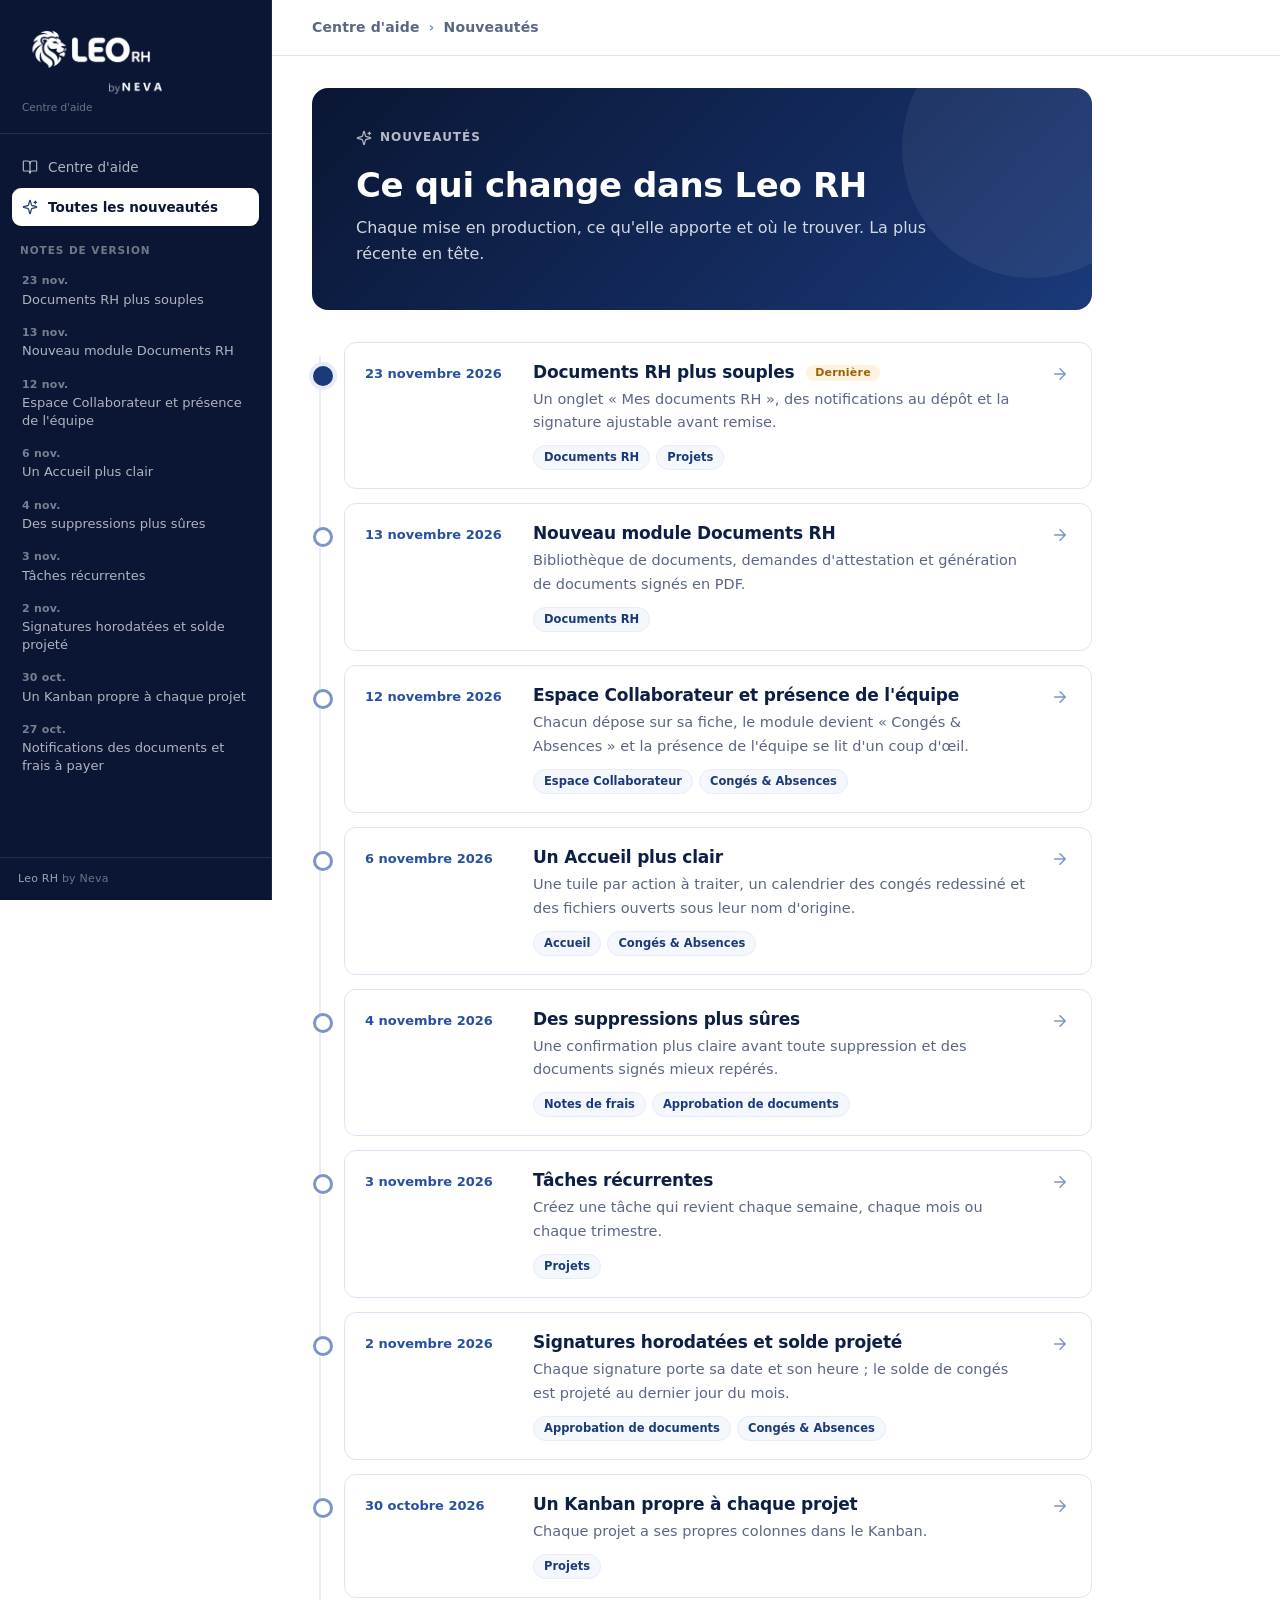
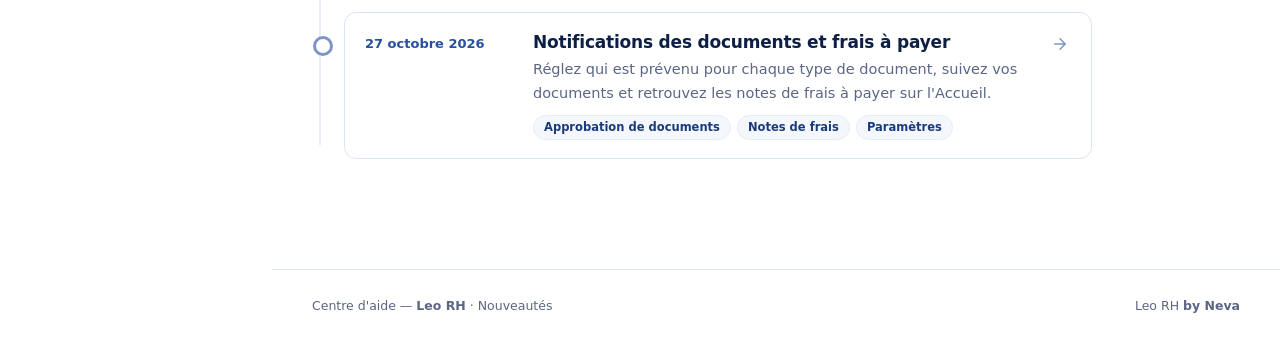
<file: nouveautes/index.html>
<!DOCTYPE html>
<html lang="fr">
<head>
<meta charset="utf-8">
<meta name="viewport" content="width=device-width, initial-scale=1">
<title>Nouveautés — Centre d'aide Leo RH</title>
<meta name="description" content="Les nouveautés de Leo RH, de la plus récente à la plus ancienne.">
<link rel="canonical" href="https://aide.leorh.com/nouveautes/">
<link rel="stylesheet" href="style.css">
</head>
<body>
<svg xmlns="http://www.w3.org/2000/svg" style="display:none" aria-hidden="true">
  <symbol id="i-sparkles" viewBox="0 0 24 24"><path d="M9.94 15.5A2 2 0 0 0 8.5 14.06l-6.13-1.58a.5.5 0 0 1 0-.96L8.5 9.94A2 2 0 0 0 9.94 8.5l1.58-6.13a.5.5 0 0 1 .96 0L14.06 8.5A2 2 0 0 0 15.5 9.94l6.13 1.58a.5.5 0 0 1 0 .96L15.5 14.06a2 2 0 0 0-1.44 1.44l-1.58 6.13a.5.5 0 0 1-.96 0z"/><path d="M20 3v4M22 5h-4"/></symbol>
  <symbol id="i-arrow-left" viewBox="0 0 24 24"><path d="m12 19-7-7 7-7M19 12H5"/></symbol>
  <symbol id="i-arrow-right" viewBox="0 0 24 24"><path d="M5 12h14M12 5l7 7-7 7"/></symbol>
  <symbol id="i-book" viewBox="0 0 24 24"><path d="M12 7v14"/><path d="M3 18a1 1 0 0 1-1-1V4a1 1 0 0 1 1-1h5a4 4 0 0 1 4 4 4 4 0 0 1 4-4h5a1 1 0 0 1 1 1v13a1 1 0 0 1-1 1h-6a3 3 0 0 0-3 3 3 3 0 0 0-3-3z"/></symbol>
</svg>
<aside class="sidebar">
  <div class="brand">
    <a href="../"><img class="brand-logo" src="logo.png" alt="Leo RH"></a>
    <div class="brand-sub">Centre d'aide</div>
  </div>
  <nav class="side-nav" aria-label="Nouveautés">
    <a class="retour" href="../"><svg class="ico"><use href="#i-book"/></svg>Centre d'aide</a>
    <a class="tout active" href="" aria-current="page"><svg class="ico"><use href="#i-sparkles"/></svg>Toutes les nouveautés</a>
    <div class="side-group">Notes de version</div>
    <div class="notes">
      <a href="2026-11-23/"><span class="d">23 nov.</span><span class="t">Documents RH plus souples</span></a>
      <a href="2026-11-13/"><span class="d">13 nov.</span><span class="t">Nouveau module Documents RH</span></a>
      <a href="2026-11-12/"><span class="d">12 nov.</span><span class="t">Espace Collaborateur et présence de l'équipe</span></a>
      <a href="2026-11-06/"><span class="d">6 nov.</span><span class="t">Un Accueil plus clair</span></a>
      <a href="2026-11-04/"><span class="d">4 nov.</span><span class="t">Des suppressions plus sûres</span></a>
      <a href="2026-11-03/"><span class="d">3 nov.</span><span class="t">Tâches récurrentes</span></a>
      <a href="2026-11-02/"><span class="d">2 nov.</span><span class="t">Signatures horodatées et solde projeté</span></a>
      <a href="2026-10-30/"><span class="d">30 oct.</span><span class="t">Un Kanban propre à chaque projet</span></a>
      <a href="2026-10-27/"><span class="d">27 oct.</span><span class="t">Notifications des documents et frais à payer</span></a>
    </div>
  </nav>
  <div class="side-foot">Leo RH <span>by Neva</span></div>
</aside>
<div class="main">
  <div class="topbar">
    <h2><a href="../">Centre d'aide</a> <span>›</span> Nouveautés</h2>
  </div>
  <div class="wrap">
    <div class="hero">
      <div class="sur-titre"><svg class="ico"><use href="#i-sparkles"/></svg>Nouveautés</div>
      <h1>Ce qui change dans Leo RH</h1>
      <p>Chaque mise en production, ce qu'elle apporte et où le trouver. La plus récente en tête.</p>
    </div>
    <ol class="releases">
      <li>
        <a class="release" href="2026-11-23/">
          <time datetime="2026-11-23">23 novembre 2026</time>
          <div class="corps">
            <h2>Documents RH plus souples <span class="nouveau">Dernière</span></h2>
            <p>Un onglet « Mes documents RH », des notifications au dépôt et la signature ajustable avant remise.</p>
            <div class="modules"><span>Documents RH</span><span>Projets</span></div>
          </div>
          <svg class="fleche" aria-hidden="true"><use href="#i-arrow-right"/></svg>
        </a>
      </li>
      <li>
        <a class="release" href="2026-11-13/">
          <time datetime="2026-11-13">13 novembre 2026</time>
          <div class="corps">
            <h2>Nouveau module Documents RH</h2>
            <p>Bibliothèque de documents, demandes d'attestation et génération de documents signés en PDF.</p>
            <div class="modules"><span>Documents RH</span></div>
          </div>
          <svg class="fleche" aria-hidden="true"><use href="#i-arrow-right"/></svg>
        </a>
      </li>
      <li>
        <a class="release" href="2026-11-12/">
          <time datetime="2026-11-12">12 novembre 2026</time>
          <div class="corps">
            <h2>Espace Collaborateur et présence de l'équipe</h2>
            <p>Chacun dépose sur sa fiche, le module devient « Congés &amp; Absences » et la présence de l'équipe se lit d'un coup d'œil.</p>
            <div class="modules"><span>Espace Collaborateur</span><span>Congés &amp; Absences</span></div>
          </div>
          <svg class="fleche" aria-hidden="true"><use href="#i-arrow-right"/></svg>
        </a>
      </li>
      <li>
        <a class="release" href="2026-11-06/">
          <time datetime="2026-11-06">6 novembre 2026</time>
          <div class="corps">
            <h2>Un Accueil plus clair</h2>
            <p>Une tuile par action à traiter, un calendrier des congés redessiné et des fichiers ouverts sous leur nom d'origine.</p>
            <div class="modules"><span>Accueil</span><span>Congés &amp; Absences</span></div>
          </div>
          <svg class="fleche" aria-hidden="true"><use href="#i-arrow-right"/></svg>
        </a>
      </li>
      <li>
        <a class="release" href="2026-11-04/">
          <time datetime="2026-11-04">4 novembre 2026</time>
          <div class="corps">
            <h2>Des suppressions plus sûres</h2>
            <p>Une confirmation plus claire avant toute suppression et des documents signés mieux repérés.</p>
            <div class="modules"><span>Notes de frais</span><span>Approbation de documents</span></div>
          </div>
          <svg class="fleche" aria-hidden="true"><use href="#i-arrow-right"/></svg>
        </a>
      </li>
      <li>
        <a class="release" href="2026-11-03/">
          <time datetime="2026-11-03">3 novembre 2026</time>
          <div class="corps">
            <h2>Tâches récurrentes</h2>
            <p>Créez une tâche qui revient chaque semaine, chaque mois ou chaque trimestre.</p>
            <div class="modules"><span>Projets</span></div>
          </div>
          <svg class="fleche" aria-hidden="true"><use href="#i-arrow-right"/></svg>
        </a>
      </li>
      <li>
        <a class="release" href="2026-11-02/">
          <time datetime="2026-11-02">2 novembre 2026</time>
          <div class="corps">
            <h2>Signatures horodatées et solde projeté</h2>
            <p>Chaque signature porte sa date et son heure ; le solde de congés est projeté au dernier jour du mois.</p>
            <div class="modules"><span>Approbation de documents</span><span>Congés &amp; Absences</span></div>
          </div>
          <svg class="fleche" aria-hidden="true"><use href="#i-arrow-right"/></svg>
        </a>
      </li>
      <li>
        <a class="release" href="2026-10-30/">
          <time datetime="2026-10-30">30 octobre 2026</time>
          <div class="corps">
            <h2>Un Kanban propre à chaque projet</h2>
            <p>Chaque projet a ses propres colonnes dans le Kanban.</p>
            <div class="modules"><span>Projets</span></div>
          </div>
          <svg class="fleche" aria-hidden="true"><use href="#i-arrow-right"/></svg>
        </a>
      </li>
      <li>
        <a class="release" href="2026-10-27/">
          <time datetime="2026-10-27">27 octobre 2026</time>
          <div class="corps">
            <h2>Notifications des documents et frais à payer</h2>
            <p>Réglez qui est prévenu pour chaque type de document, suivez vos documents et retrouvez les notes de frais à payer sur l'Accueil.</p>
            <div class="modules"><span>Approbation de documents</span><span>Notes de frais</span><span>Paramètres</span></div>
          </div>
          <svg class="fleche" aria-hidden="true"><use href="#i-arrow-right"/></svg>
        </a>
      </li>
    </ol>
  </div>
</div>
<footer class="doc">
  <div>Centre d'aide — <strong>Leo RH</strong> · Nouveautés</div>
  <div>Leo RH <strong>by Neva</strong></div>
</footer>
</body>
</html>
</file>
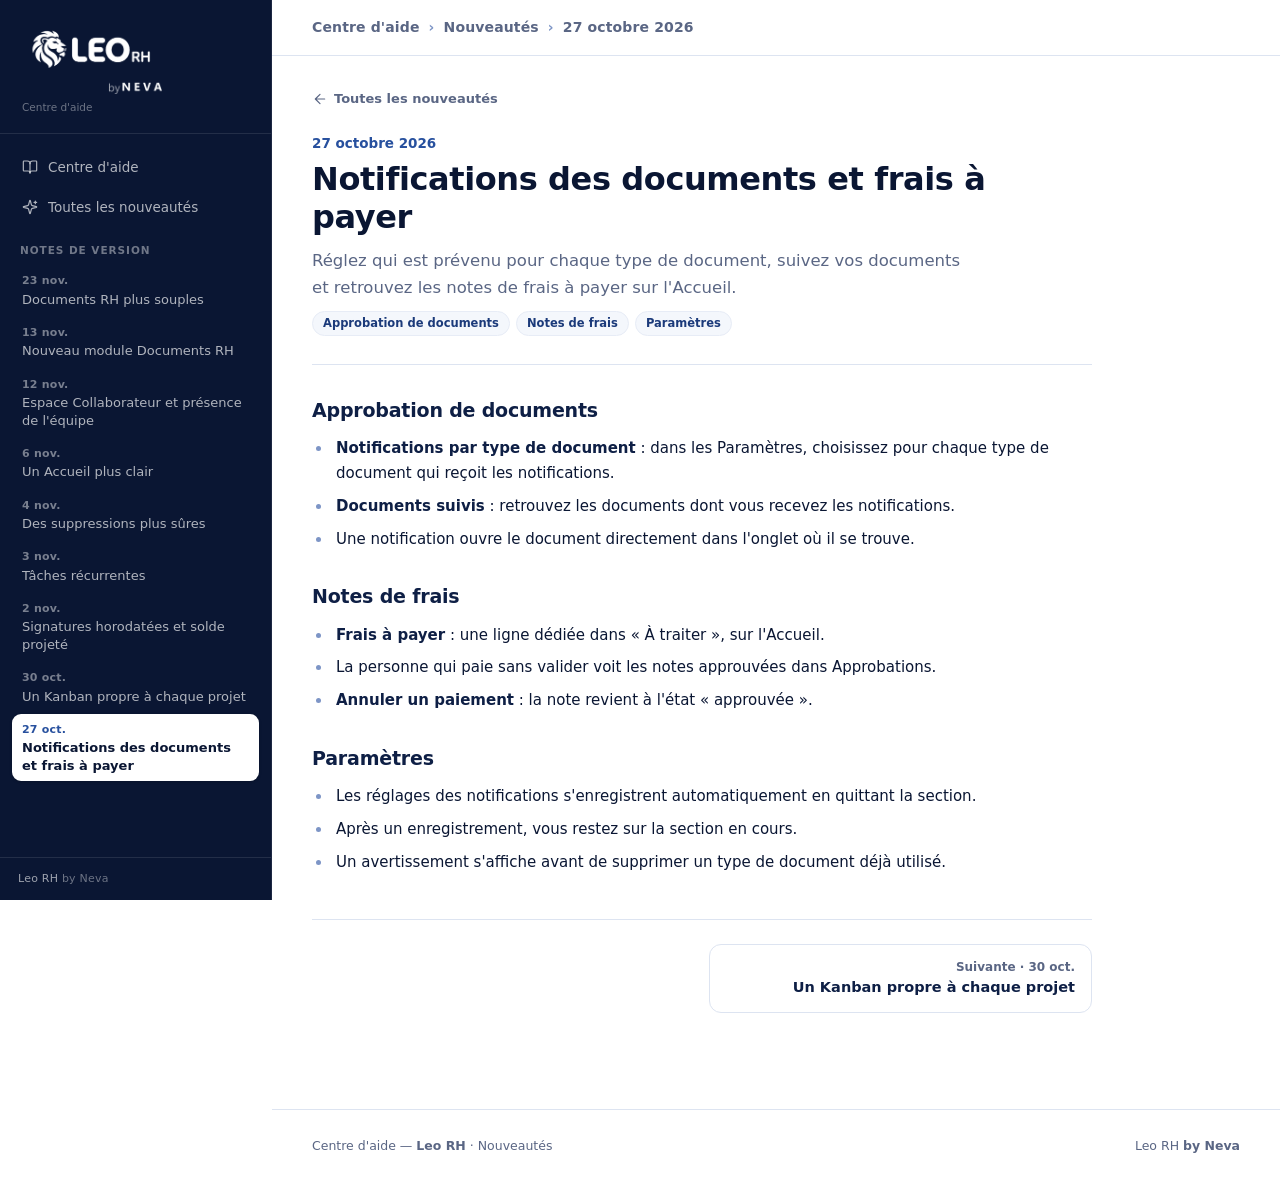
<file: nouveautes/2026-10-27/index.html>
<!DOCTYPE html>
<html lang="fr">
<head>
<meta charset="utf-8">
<meta name="viewport" content="width=device-width, initial-scale=1">
<title>Notifications des documents et frais à payer — Nouveautés Leo RH</title>
<meta name="description" content="Réglez qui est prévenu pour chaque type de document, suivez vos documents et retrouvez les notes de frais à payer sur l'Accueil.">
<link rel="canonical" href="https://aide.leorh.com/nouveautes/2026-10-27/">
<link rel="stylesheet" href="../style.css">
</head>
<body>
<svg xmlns="http://www.w3.org/2000/svg" style="display:none" aria-hidden="true">
  <symbol id="i-sparkles" viewBox="0 0 24 24"><path d="M9.94 15.5A2 2 0 0 0 8.5 14.06l-6.13-1.58a.5.5 0 0 1 0-.96L8.5 9.94A2 2 0 0 0 9.94 8.5l1.58-6.13a.5.5 0 0 1 .96 0L14.06 8.5A2 2 0 0 0 15.5 9.94l6.13 1.58a.5.5 0 0 1 0 .96L15.5 14.06a2 2 0 0 0-1.44 1.44l-1.58 6.13a.5.5 0 0 1-.96 0z"/><path d="M20 3v4M22 5h-4"/></symbol>
  <symbol id="i-arrow-left" viewBox="0 0 24 24"><path d="m12 19-7-7 7-7M19 12H5"/></symbol>
  <symbol id="i-arrow-right" viewBox="0 0 24 24"><path d="M5 12h14M12 5l7 7-7 7"/></symbol>
  <symbol id="i-book" viewBox="0 0 24 24"><path d="M12 7v14"/><path d="M3 18a1 1 0 0 1-1-1V4a1 1 0 0 1 1-1h5a4 4 0 0 1 4 4 4 4 0 0 1 4-4h5a1 1 0 0 1 1 1v13a1 1 0 0 1-1 1h-6a3 3 0 0 0-3 3 3 3 0 0 0-3-3z"/></symbol>
</svg>
<aside class="sidebar">
  <div class="brand">
    <a href="../../"><img class="brand-logo" src="../logo.png" alt="Leo RH"></a>
    <div class="brand-sub">Centre d'aide</div>
  </div>
  <nav class="side-nav" aria-label="Nouveautés">
    <a class="retour" href="../../"><svg class="ico"><use href="#i-book"/></svg>Centre d'aide</a>
    <a class="tout" href="../"><svg class="ico"><use href="#i-sparkles"/></svg>Toutes les nouveautés</a>
    <div class="side-group">Notes de version</div>
    <div class="notes">
      <a href="../2026-11-23/"><span class="d">23 nov.</span><span class="t">Documents RH plus souples</span></a>
      <a href="../2026-11-13/"><span class="d">13 nov.</span><span class="t">Nouveau module Documents RH</span></a>
      <a href="../2026-11-12/"><span class="d">12 nov.</span><span class="t">Espace Collaborateur et présence de l'équipe</span></a>
      <a href="../2026-11-06/"><span class="d">6 nov.</span><span class="t">Un Accueil plus clair</span></a>
      <a href="../2026-11-04/"><span class="d">4 nov.</span><span class="t">Des suppressions plus sûres</span></a>
      <a href="../2026-11-03/"><span class="d">3 nov.</span><span class="t">Tâches récurrentes</span></a>
      <a href="../2026-11-02/"><span class="d">2 nov.</span><span class="t">Signatures horodatées et solde projeté</span></a>
      <a href="../2026-10-30/"><span class="d">30 oct.</span><span class="t">Un Kanban propre à chaque projet</span></a>
      <a href="../2026-10-27/" class="active" aria-current="page"><span class="d">27 oct.</span><span class="t">Notifications des documents et frais à payer</span></a>
    </div>
  </nav>
  <div class="side-foot">Leo RH <span>by Neva</span></div>
</aside>
<div class="main">
  <div class="topbar">
    <h2><a href="../../">Centre d'aide</a> <span>›</span> <a href="../">Nouveautés</a> <span>›</span> 27 octobre 2026</h2>
  </div>
  <div class="wrap">
    <article class="note">
      <a class="toutes" href="../"><svg class="ico"><use href="#i-arrow-left"/></svg>Toutes les nouveautés</a>
      <time datetime="2026-10-27">27 octobre 2026</time>
      <h1>Notifications des documents et frais à payer</h1>
      <p class="lead">Réglez qui est prévenu pour chaque type de document, suivez vos documents et retrouvez les notes de frais à payer sur l'Accueil.</p>
      <div class="modules"><span>Approbation de documents</span><span>Notes de frais</span><span>Paramètres</span></div>
      <div class="contenu">
<h2>Approbation de documents</h2>
<ul><li><strong>Notifications par type de document</strong> : dans les Paramètres, choisissez pour chaque type de document qui reçoit les notifications.</li><li><strong>Documents suivis</strong> : retrouvez les documents dont vous recevez les notifications.</li><li>Une notification ouvre le document directement dans l'onglet où il se trouve.</li></ul>
<h2>Notes de frais</h2>
<ul><li><strong>Frais à payer</strong> : une ligne dédiée dans « À traiter », sur l'Accueil.</li><li>La personne qui paie sans valider voit les notes approuvées dans Approbations.</li><li><strong>Annuler un paiement</strong> : la note revient à l'état « approuvée ».</li></ul>
<h2>Paramètres</h2>
<ul><li>Les réglages des notifications s'enregistrent automatiquement en quittant la section.</li><li>Après un enregistrement, vous restez sur la section en cours.</li><li>Un avertissement s'affiche avant de supprimer un type de document déjà utilisé.</li></ul>
      </div>
    </article>
    <nav class="voisines" aria-label="Autres notes de version">
      <span></span>
      <a class="suiv" href="../2026-10-30/"><span>Suivante · 30 oct.</span>Un Kanban propre à chaque projet</a>
    </nav>
  </div>
</div>
<footer class="doc">
  <div>Centre d'aide — <strong>Leo RH</strong> · Nouveautés</div>
  <div>Leo RH <strong>by Neva</strong></div>
</footer>
</body>
</html>
</file>
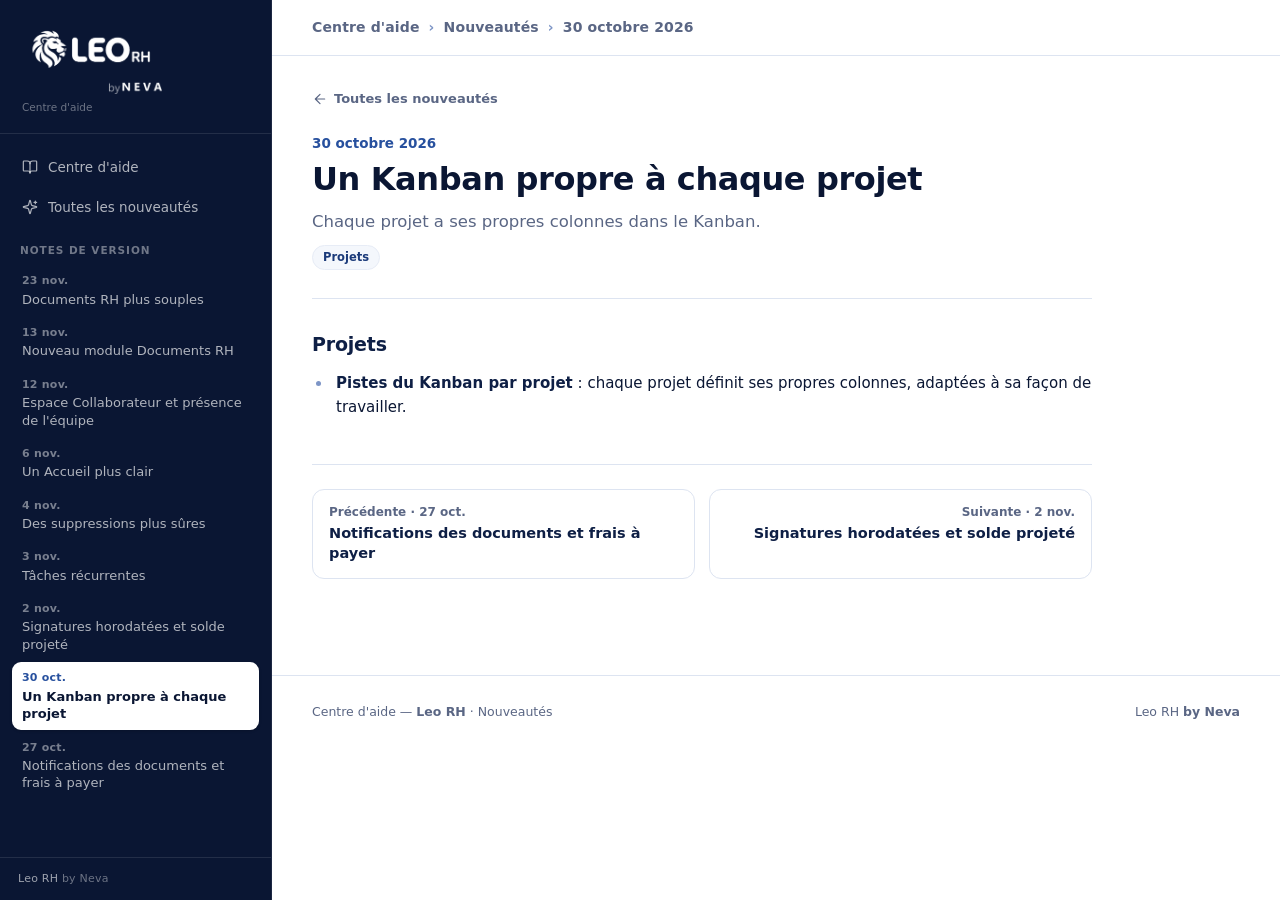
<file: nouveautes/2026-10-30/index.html>
<!DOCTYPE html>
<html lang="fr">
<head>
<meta charset="utf-8">
<meta name="viewport" content="width=device-width, initial-scale=1">
<title>Un Kanban propre à chaque projet — Nouveautés Leo RH</title>
<meta name="description" content="Chaque projet a ses propres colonnes dans le Kanban.">
<link rel="canonical" href="https://aide.leorh.com/nouveautes/2026-10-30/">
<link rel="stylesheet" href="../style.css">
</head>
<body>
<svg xmlns="http://www.w3.org/2000/svg" style="display:none" aria-hidden="true">
  <symbol id="i-sparkles" viewBox="0 0 24 24"><path d="M9.94 15.5A2 2 0 0 0 8.5 14.06l-6.13-1.58a.5.5 0 0 1 0-.96L8.5 9.94A2 2 0 0 0 9.94 8.5l1.58-6.13a.5.5 0 0 1 .96 0L14.06 8.5A2 2 0 0 0 15.5 9.94l6.13 1.58a.5.5 0 0 1 0 .96L15.5 14.06a2 2 0 0 0-1.44 1.44l-1.58 6.13a.5.5 0 0 1-.96 0z"/><path d="M20 3v4M22 5h-4"/></symbol>
  <symbol id="i-arrow-left" viewBox="0 0 24 24"><path d="m12 19-7-7 7-7M19 12H5"/></symbol>
  <symbol id="i-arrow-right" viewBox="0 0 24 24"><path d="M5 12h14M12 5l7 7-7 7"/></symbol>
  <symbol id="i-book" viewBox="0 0 24 24"><path d="M12 7v14"/><path d="M3 18a1 1 0 0 1-1-1V4a1 1 0 0 1 1-1h5a4 4 0 0 1 4 4 4 4 0 0 1 4-4h5a1 1 0 0 1 1 1v13a1 1 0 0 1-1 1h-6a3 3 0 0 0-3 3 3 3 0 0 0-3-3z"/></symbol>
</svg>
<aside class="sidebar">
  <div class="brand">
    <a href="../../"><img class="brand-logo" src="../logo.png" alt="Leo RH"></a>
    <div class="brand-sub">Centre d'aide</div>
  </div>
  <nav class="side-nav" aria-label="Nouveautés">
    <a class="retour" href="../../"><svg class="ico"><use href="#i-book"/></svg>Centre d'aide</a>
    <a class="tout" href="../"><svg class="ico"><use href="#i-sparkles"/></svg>Toutes les nouveautés</a>
    <div class="side-group">Notes de version</div>
    <div class="notes">
      <a href="../2026-11-23/"><span class="d">23 nov.</span><span class="t">Documents RH plus souples</span></a>
      <a href="../2026-11-13/"><span class="d">13 nov.</span><span class="t">Nouveau module Documents RH</span></a>
      <a href="../2026-11-12/"><span class="d">12 nov.</span><span class="t">Espace Collaborateur et présence de l'équipe</span></a>
      <a href="../2026-11-06/"><span class="d">6 nov.</span><span class="t">Un Accueil plus clair</span></a>
      <a href="../2026-11-04/"><span class="d">4 nov.</span><span class="t">Des suppressions plus sûres</span></a>
      <a href="../2026-11-03/"><span class="d">3 nov.</span><span class="t">Tâches récurrentes</span></a>
      <a href="../2026-11-02/"><span class="d">2 nov.</span><span class="t">Signatures horodatées et solde projeté</span></a>
      <a href="../2026-10-30/" class="active" aria-current="page"><span class="d">30 oct.</span><span class="t">Un Kanban propre à chaque projet</span></a>
      <a href="../2026-10-27/"><span class="d">27 oct.</span><span class="t">Notifications des documents et frais à payer</span></a>
    </div>
  </nav>
  <div class="side-foot">Leo RH <span>by Neva</span></div>
</aside>
<div class="main">
  <div class="topbar">
    <h2><a href="../../">Centre d'aide</a> <span>›</span> <a href="../">Nouveautés</a> <span>›</span> 30 octobre 2026</h2>
  </div>
  <div class="wrap">
    <article class="note">
      <a class="toutes" href="../"><svg class="ico"><use href="#i-arrow-left"/></svg>Toutes les nouveautés</a>
      <time datetime="2026-10-30">30 octobre 2026</time>
      <h1>Un Kanban propre à chaque projet</h1>
      <p class="lead">Chaque projet a ses propres colonnes dans le Kanban.</p>
      <div class="modules"><span>Projets</span></div>
      <div class="contenu">
<h2>Projets</h2>
<ul><li><strong>Pistes du Kanban par projet</strong> : chaque projet définit ses propres colonnes, adaptées à sa façon de travailler.</li></ul>
      </div>
    </article>
    <nav class="voisines" aria-label="Autres notes de version">
      <a class="prec" href="../2026-10-27/"><span>Précédente · 27 oct.</span>Notifications des documents et frais à payer</a>
      <a class="suiv" href="../2026-11-02/"><span>Suivante · 2 nov.</span>Signatures horodatées et solde projeté</a>
    </nav>
  </div>
</div>
<footer class="doc">
  <div>Centre d'aide — <strong>Leo RH</strong> · Nouveautés</div>
  <div>Leo RH <strong>by Neva</strong></div>
</footer>
</body>
</html>
</file>
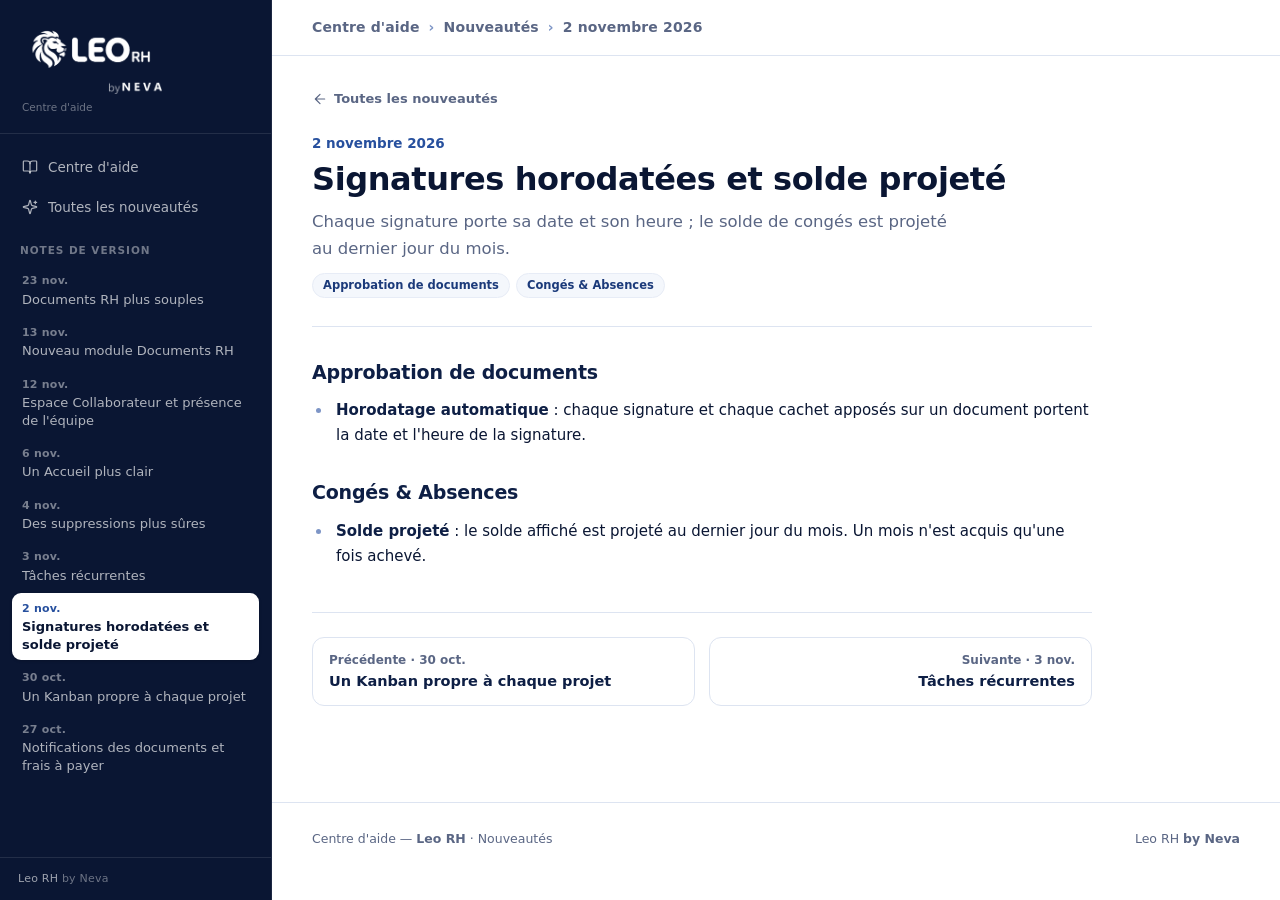
<file: nouveautes/2026-11-02/index.html>
<!DOCTYPE html>
<html lang="fr">
<head>
<meta charset="utf-8">
<meta name="viewport" content="width=device-width, initial-scale=1">
<title>Signatures horodatées et solde projeté — Nouveautés Leo RH</title>
<meta name="description" content="Chaque signature porte sa date et son heure ; le solde de congés est projeté au dernier jour du mois.">
<link rel="canonical" href="https://aide.leorh.com/nouveautes/2026-11-02/">
<link rel="stylesheet" href="../style.css">
</head>
<body>
<svg xmlns="http://www.w3.org/2000/svg" style="display:none" aria-hidden="true">
  <symbol id="i-sparkles" viewBox="0 0 24 24"><path d="M9.94 15.5A2 2 0 0 0 8.5 14.06l-6.13-1.58a.5.5 0 0 1 0-.96L8.5 9.94A2 2 0 0 0 9.94 8.5l1.58-6.13a.5.5 0 0 1 .96 0L14.06 8.5A2 2 0 0 0 15.5 9.94l6.13 1.58a.5.5 0 0 1 0 .96L15.5 14.06a2 2 0 0 0-1.44 1.44l-1.58 6.13a.5.5 0 0 1-.96 0z"/><path d="M20 3v4M22 5h-4"/></symbol>
  <symbol id="i-arrow-left" viewBox="0 0 24 24"><path d="m12 19-7-7 7-7M19 12H5"/></symbol>
  <symbol id="i-arrow-right" viewBox="0 0 24 24"><path d="M5 12h14M12 5l7 7-7 7"/></symbol>
  <symbol id="i-book" viewBox="0 0 24 24"><path d="M12 7v14"/><path d="M3 18a1 1 0 0 1-1-1V4a1 1 0 0 1 1-1h5a4 4 0 0 1 4 4 4 4 0 0 1 4-4h5a1 1 0 0 1 1 1v13a1 1 0 0 1-1 1h-6a3 3 0 0 0-3 3 3 3 0 0 0-3-3z"/></symbol>
</svg>
<aside class="sidebar">
  <div class="brand">
    <a href="../../"><img class="brand-logo" src="../logo.png" alt="Leo RH"></a>
    <div class="brand-sub">Centre d'aide</div>
  </div>
  <nav class="side-nav" aria-label="Nouveautés">
    <a class="retour" href="../../"><svg class="ico"><use href="#i-book"/></svg>Centre d'aide</a>
    <a class="tout" href="../"><svg class="ico"><use href="#i-sparkles"/></svg>Toutes les nouveautés</a>
    <div class="side-group">Notes de version</div>
    <div class="notes">
      <a href="../2026-11-23/"><span class="d">23 nov.</span><span class="t">Documents RH plus souples</span></a>
      <a href="../2026-11-13/"><span class="d">13 nov.</span><span class="t">Nouveau module Documents RH</span></a>
      <a href="../2026-11-12/"><span class="d">12 nov.</span><span class="t">Espace Collaborateur et présence de l'équipe</span></a>
      <a href="../2026-11-06/"><span class="d">6 nov.</span><span class="t">Un Accueil plus clair</span></a>
      <a href="../2026-11-04/"><span class="d">4 nov.</span><span class="t">Des suppressions plus sûres</span></a>
      <a href="../2026-11-03/"><span class="d">3 nov.</span><span class="t">Tâches récurrentes</span></a>
      <a href="../2026-11-02/" class="active" aria-current="page"><span class="d">2 nov.</span><span class="t">Signatures horodatées et solde projeté</span></a>
      <a href="../2026-10-30/"><span class="d">30 oct.</span><span class="t">Un Kanban propre à chaque projet</span></a>
      <a href="../2026-10-27/"><span class="d">27 oct.</span><span class="t">Notifications des documents et frais à payer</span></a>
    </div>
  </nav>
  <div class="side-foot">Leo RH <span>by Neva</span></div>
</aside>
<div class="main">
  <div class="topbar">
    <h2><a href="../../">Centre d'aide</a> <span>›</span> <a href="../">Nouveautés</a> <span>›</span> 2 novembre 2026</h2>
  </div>
  <div class="wrap">
    <article class="note">
      <a class="toutes" href="../"><svg class="ico"><use href="#i-arrow-left"/></svg>Toutes les nouveautés</a>
      <time datetime="2026-11-02">2 novembre 2026</time>
      <h1>Signatures horodatées et solde projeté</h1>
      <p class="lead">Chaque signature porte sa date et son heure ; le solde de congés est projeté au dernier jour du mois.</p>
      <div class="modules"><span>Approbation de documents</span><span>Congés &amp; Absences</span></div>
      <div class="contenu">
<h2>Approbation de documents</h2>
<ul><li><strong>Horodatage automatique</strong> : chaque signature et chaque cachet apposés sur un document portent la date et l'heure de la signature.</li></ul>
<h2>Congés &amp; Absences</h2>
<ul><li><strong>Solde projeté</strong> : le solde affiché est projeté au dernier jour du mois. Un mois n'est acquis qu'une fois achevé.</li></ul>
      </div>
    </article>
    <nav class="voisines" aria-label="Autres notes de version">
      <a class="prec" href="../2026-10-30/"><span>Précédente · 30 oct.</span>Un Kanban propre à chaque projet</a>
      <a class="suiv" href="../2026-11-03/"><span>Suivante · 3 nov.</span>Tâches récurrentes</a>
    </nav>
  </div>
</div>
<footer class="doc">
  <div>Centre d'aide — <strong>Leo RH</strong> · Nouveautés</div>
  <div>Leo RH <strong>by Neva</strong></div>
</footer>
</body>
</html>
</file>
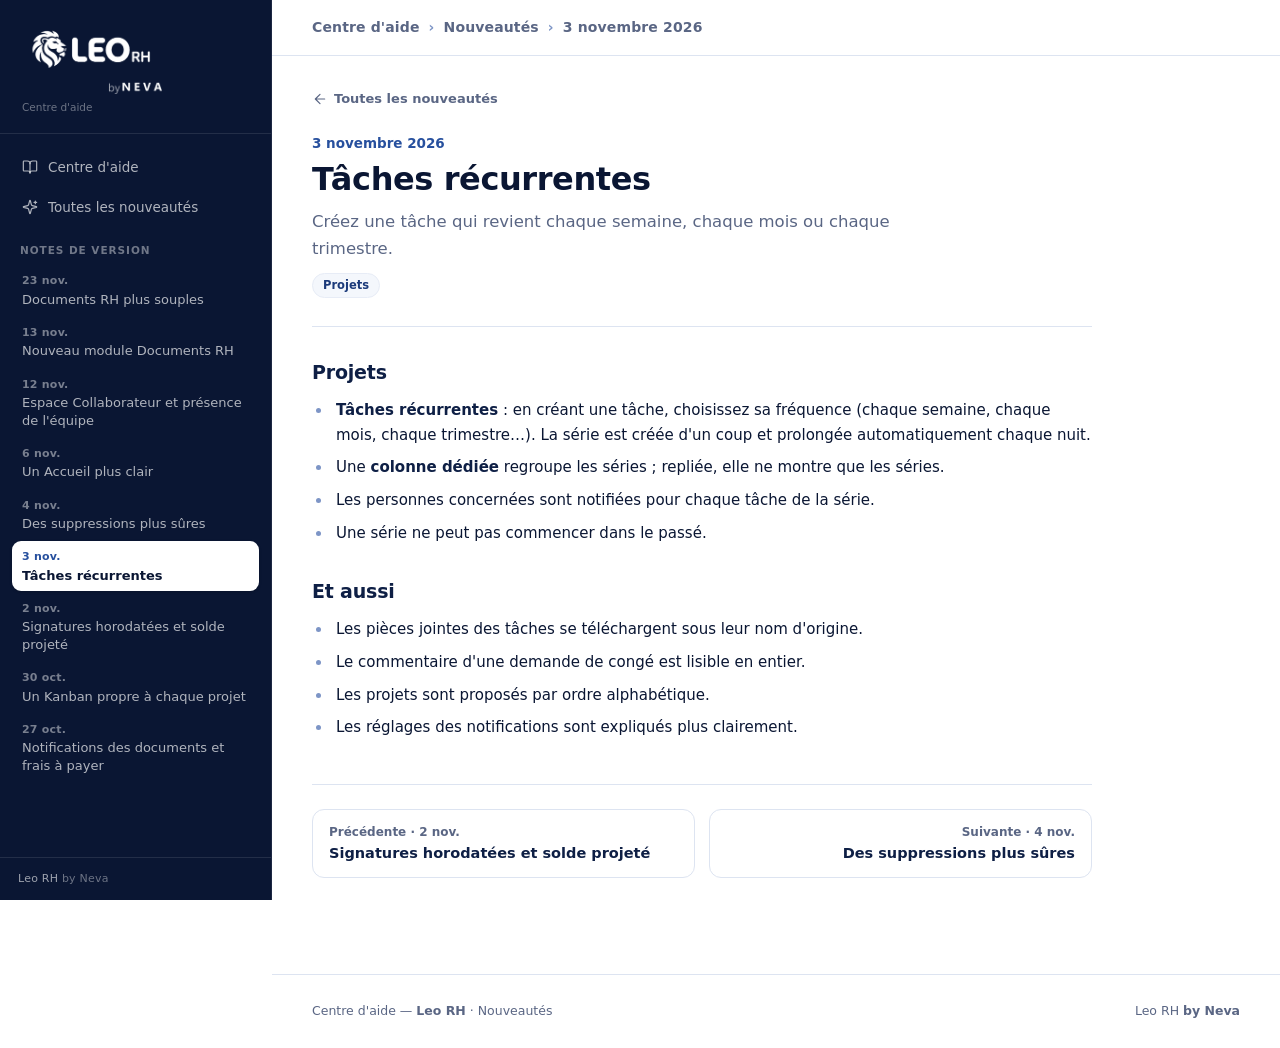
<file: nouveautes/2026-11-03/index.html>
<!DOCTYPE html>
<html lang="fr">
<head>
<meta charset="utf-8">
<meta name="viewport" content="width=device-width, initial-scale=1">
<title>Tâches récurrentes — Nouveautés Leo RH</title>
<meta name="description" content="Créez une tâche qui revient chaque semaine, chaque mois ou chaque trimestre.">
<link rel="canonical" href="https://aide.leorh.com/nouveautes/2026-11-03/">
<link rel="stylesheet" href="../style.css">
</head>
<body>
<svg xmlns="http://www.w3.org/2000/svg" style="display:none" aria-hidden="true">
  <symbol id="i-sparkles" viewBox="0 0 24 24"><path d="M9.94 15.5A2 2 0 0 0 8.5 14.06l-6.13-1.58a.5.5 0 0 1 0-.96L8.5 9.94A2 2 0 0 0 9.94 8.5l1.58-6.13a.5.5 0 0 1 .96 0L14.06 8.5A2 2 0 0 0 15.5 9.94l6.13 1.58a.5.5 0 0 1 0 .96L15.5 14.06a2 2 0 0 0-1.44 1.44l-1.58 6.13a.5.5 0 0 1-.96 0z"/><path d="M20 3v4M22 5h-4"/></symbol>
  <symbol id="i-arrow-left" viewBox="0 0 24 24"><path d="m12 19-7-7 7-7M19 12H5"/></symbol>
  <symbol id="i-arrow-right" viewBox="0 0 24 24"><path d="M5 12h14M12 5l7 7-7 7"/></symbol>
  <symbol id="i-book" viewBox="0 0 24 24"><path d="M12 7v14"/><path d="M3 18a1 1 0 0 1-1-1V4a1 1 0 0 1 1-1h5a4 4 0 0 1 4 4 4 4 0 0 1 4-4h5a1 1 0 0 1 1 1v13a1 1 0 0 1-1 1h-6a3 3 0 0 0-3 3 3 3 0 0 0-3-3z"/></symbol>
</svg>
<aside class="sidebar">
  <div class="brand">
    <a href="../../"><img class="brand-logo" src="../logo.png" alt="Leo RH"></a>
    <div class="brand-sub">Centre d'aide</div>
  </div>
  <nav class="side-nav" aria-label="Nouveautés">
    <a class="retour" href="../../"><svg class="ico"><use href="#i-book"/></svg>Centre d'aide</a>
    <a class="tout" href="../"><svg class="ico"><use href="#i-sparkles"/></svg>Toutes les nouveautés</a>
    <div class="side-group">Notes de version</div>
    <div class="notes">
      <a href="../2026-11-23/"><span class="d">23 nov.</span><span class="t">Documents RH plus souples</span></a>
      <a href="../2026-11-13/"><span class="d">13 nov.</span><span class="t">Nouveau module Documents RH</span></a>
      <a href="../2026-11-12/"><span class="d">12 nov.</span><span class="t">Espace Collaborateur et présence de l'équipe</span></a>
      <a href="../2026-11-06/"><span class="d">6 nov.</span><span class="t">Un Accueil plus clair</span></a>
      <a href="../2026-11-04/"><span class="d">4 nov.</span><span class="t">Des suppressions plus sûres</span></a>
      <a href="../2026-11-03/" class="active" aria-current="page"><span class="d">3 nov.</span><span class="t">Tâches récurrentes</span></a>
      <a href="../2026-11-02/"><span class="d">2 nov.</span><span class="t">Signatures horodatées et solde projeté</span></a>
      <a href="../2026-10-30/"><span class="d">30 oct.</span><span class="t">Un Kanban propre à chaque projet</span></a>
      <a href="../2026-10-27/"><span class="d">27 oct.</span><span class="t">Notifications des documents et frais à payer</span></a>
    </div>
  </nav>
  <div class="side-foot">Leo RH <span>by Neva</span></div>
</aside>
<div class="main">
  <div class="topbar">
    <h2><a href="../../">Centre d'aide</a> <span>›</span> <a href="../">Nouveautés</a> <span>›</span> 3 novembre 2026</h2>
  </div>
  <div class="wrap">
    <article class="note">
      <a class="toutes" href="../"><svg class="ico"><use href="#i-arrow-left"/></svg>Toutes les nouveautés</a>
      <time datetime="2026-11-03">3 novembre 2026</time>
      <h1>Tâches récurrentes</h1>
      <p class="lead">Créez une tâche qui revient chaque semaine, chaque mois ou chaque trimestre.</p>
      <div class="modules"><span>Projets</span></div>
      <div class="contenu">
<h2>Projets</h2>
<ul><li><strong>Tâches récurrentes</strong> : en créant une tâche, choisissez sa fréquence (chaque semaine, chaque mois, chaque trimestre…). La série est créée d'un coup et prolongée automatiquement chaque nuit.</li><li>Une <strong>colonne dédiée</strong> regroupe les séries ; repliée, elle ne montre que les séries.</li><li>Les personnes concernées sont notifiées pour chaque tâche de la série.</li><li>Une série ne peut pas commencer dans le passé.</li></ul>
<h2>Et aussi</h2>
<ul><li>Les pièces jointes des tâches se téléchargent sous leur nom d'origine.</li><li>Le commentaire d'une demande de congé est lisible en entier.</li><li>Les projets sont proposés par ordre alphabétique.</li><li>Les réglages des notifications sont expliqués plus clairement.</li></ul>
      </div>
    </article>
    <nav class="voisines" aria-label="Autres notes de version">
      <a class="prec" href="../2026-11-02/"><span>Précédente · 2 nov.</span>Signatures horodatées et solde projeté</a>
      <a class="suiv" href="../2026-11-04/"><span>Suivante · 4 nov.</span>Des suppressions plus sûres</a>
    </nav>
  </div>
</div>
<footer class="doc">
  <div>Centre d'aide — <strong>Leo RH</strong> · Nouveautés</div>
  <div>Leo RH <strong>by Neva</strong></div>
</footer>
</body>
</html>
</file>
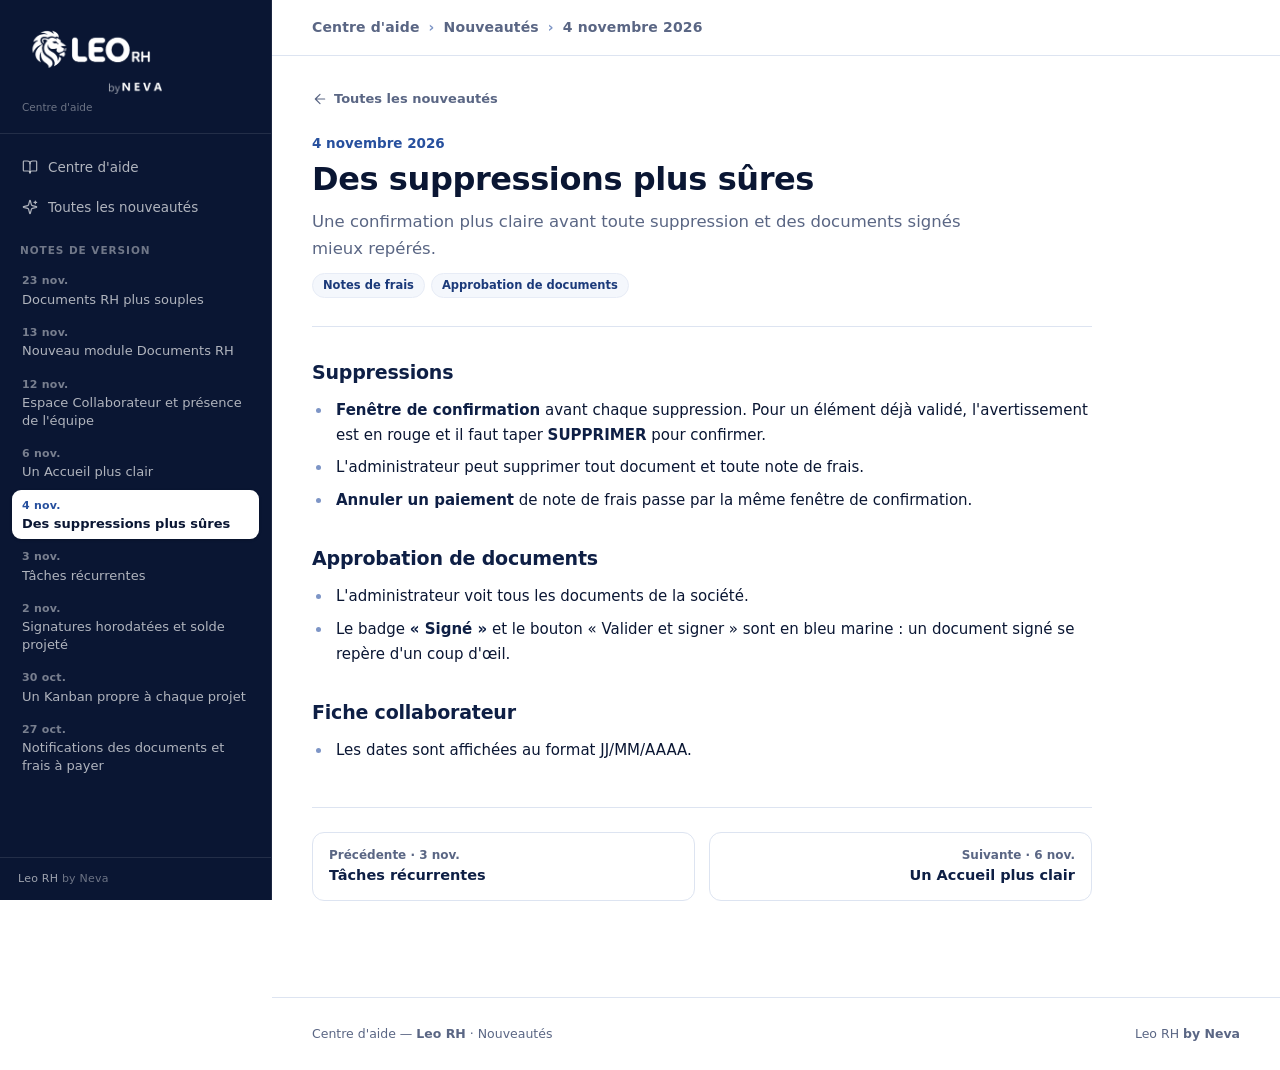
<file: nouveautes/2026-11-04/index.html>
<!DOCTYPE html>
<html lang="fr">
<head>
<meta charset="utf-8">
<meta name="viewport" content="width=device-width, initial-scale=1">
<title>Des suppressions plus sûres — Nouveautés Leo RH</title>
<meta name="description" content="Une confirmation plus claire avant toute suppression et des documents signés mieux repérés.">
<link rel="canonical" href="https://aide.leorh.com/nouveautes/2026-11-04/">
<link rel="stylesheet" href="../style.css">
</head>
<body>
<svg xmlns="http://www.w3.org/2000/svg" style="display:none" aria-hidden="true">
  <symbol id="i-sparkles" viewBox="0 0 24 24"><path d="M9.94 15.5A2 2 0 0 0 8.5 14.06l-6.13-1.58a.5.5 0 0 1 0-.96L8.5 9.94A2 2 0 0 0 9.94 8.5l1.58-6.13a.5.5 0 0 1 .96 0L14.06 8.5A2 2 0 0 0 15.5 9.94l6.13 1.58a.5.5 0 0 1 0 .96L15.5 14.06a2 2 0 0 0-1.44 1.44l-1.58 6.13a.5.5 0 0 1-.96 0z"/><path d="M20 3v4M22 5h-4"/></symbol>
  <symbol id="i-arrow-left" viewBox="0 0 24 24"><path d="m12 19-7-7 7-7M19 12H5"/></symbol>
  <symbol id="i-arrow-right" viewBox="0 0 24 24"><path d="M5 12h14M12 5l7 7-7 7"/></symbol>
  <symbol id="i-book" viewBox="0 0 24 24"><path d="M12 7v14"/><path d="M3 18a1 1 0 0 1-1-1V4a1 1 0 0 1 1-1h5a4 4 0 0 1 4 4 4 4 0 0 1 4-4h5a1 1 0 0 1 1 1v13a1 1 0 0 1-1 1h-6a3 3 0 0 0-3 3 3 3 0 0 0-3-3z"/></symbol>
</svg>
<aside class="sidebar">
  <div class="brand">
    <a href="../../"><img class="brand-logo" src="../logo.png" alt="Leo RH"></a>
    <div class="brand-sub">Centre d'aide</div>
  </div>
  <nav class="side-nav" aria-label="Nouveautés">
    <a class="retour" href="../../"><svg class="ico"><use href="#i-book"/></svg>Centre d'aide</a>
    <a class="tout" href="../"><svg class="ico"><use href="#i-sparkles"/></svg>Toutes les nouveautés</a>
    <div class="side-group">Notes de version</div>
    <div class="notes">
      <a href="../2026-11-23/"><span class="d">23 nov.</span><span class="t">Documents RH plus souples</span></a>
      <a href="../2026-11-13/"><span class="d">13 nov.</span><span class="t">Nouveau module Documents RH</span></a>
      <a href="../2026-11-12/"><span class="d">12 nov.</span><span class="t">Espace Collaborateur et présence de l'équipe</span></a>
      <a href="../2026-11-06/"><span class="d">6 nov.</span><span class="t">Un Accueil plus clair</span></a>
      <a href="../2026-11-04/" class="active" aria-current="page"><span class="d">4 nov.</span><span class="t">Des suppressions plus sûres</span></a>
      <a href="../2026-11-03/"><span class="d">3 nov.</span><span class="t">Tâches récurrentes</span></a>
      <a href="../2026-11-02/"><span class="d">2 nov.</span><span class="t">Signatures horodatées et solde projeté</span></a>
      <a href="../2026-10-30/"><span class="d">30 oct.</span><span class="t">Un Kanban propre à chaque projet</span></a>
      <a href="../2026-10-27/"><span class="d">27 oct.</span><span class="t">Notifications des documents et frais à payer</span></a>
    </div>
  </nav>
  <div class="side-foot">Leo RH <span>by Neva</span></div>
</aside>
<div class="main">
  <div class="topbar">
    <h2><a href="../../">Centre d'aide</a> <span>›</span> <a href="../">Nouveautés</a> <span>›</span> 4 novembre 2026</h2>
  </div>
  <div class="wrap">
    <article class="note">
      <a class="toutes" href="../"><svg class="ico"><use href="#i-arrow-left"/></svg>Toutes les nouveautés</a>
      <time datetime="2026-11-04">4 novembre 2026</time>
      <h1>Des suppressions plus sûres</h1>
      <p class="lead">Une confirmation plus claire avant toute suppression et des documents signés mieux repérés.</p>
      <div class="modules"><span>Notes de frais</span><span>Approbation de documents</span></div>
      <div class="contenu">
<h2>Suppressions</h2>
<ul><li><strong>Fenêtre de confirmation</strong> avant chaque suppression. Pour un élément déjà validé, l'avertissement est en rouge et il faut taper <strong>SUPPRIMER</strong> pour confirmer.</li><li>L'administrateur peut supprimer tout document et toute note de frais.</li><li><strong>Annuler un paiement</strong> de note de frais passe par la même fenêtre de confirmation.</li></ul>
<h2>Approbation de documents</h2>
<ul><li>L'administrateur voit tous les documents de la société.</li><li>Le badge <strong>« Signé »</strong> et le bouton « Valider et signer » sont en bleu marine : un document signé se repère d'un coup d'œil.</li></ul>
<h2>Fiche collaborateur</h2>
<ul><li>Les dates sont affichées au format JJ/MM/AAAA.</li></ul>
      </div>
    </article>
    <nav class="voisines" aria-label="Autres notes de version">
      <a class="prec" href="../2026-11-03/"><span>Précédente · 3 nov.</span>Tâches récurrentes</a>
      <a class="suiv" href="../2026-11-06/"><span>Suivante · 6 nov.</span>Un Accueil plus clair</a>
    </nav>
  </div>
</div>
<footer class="doc">
  <div>Centre d'aide — <strong>Leo RH</strong> · Nouveautés</div>
  <div>Leo RH <strong>by Neva</strong></div>
</footer>
</body>
</html>
</file>
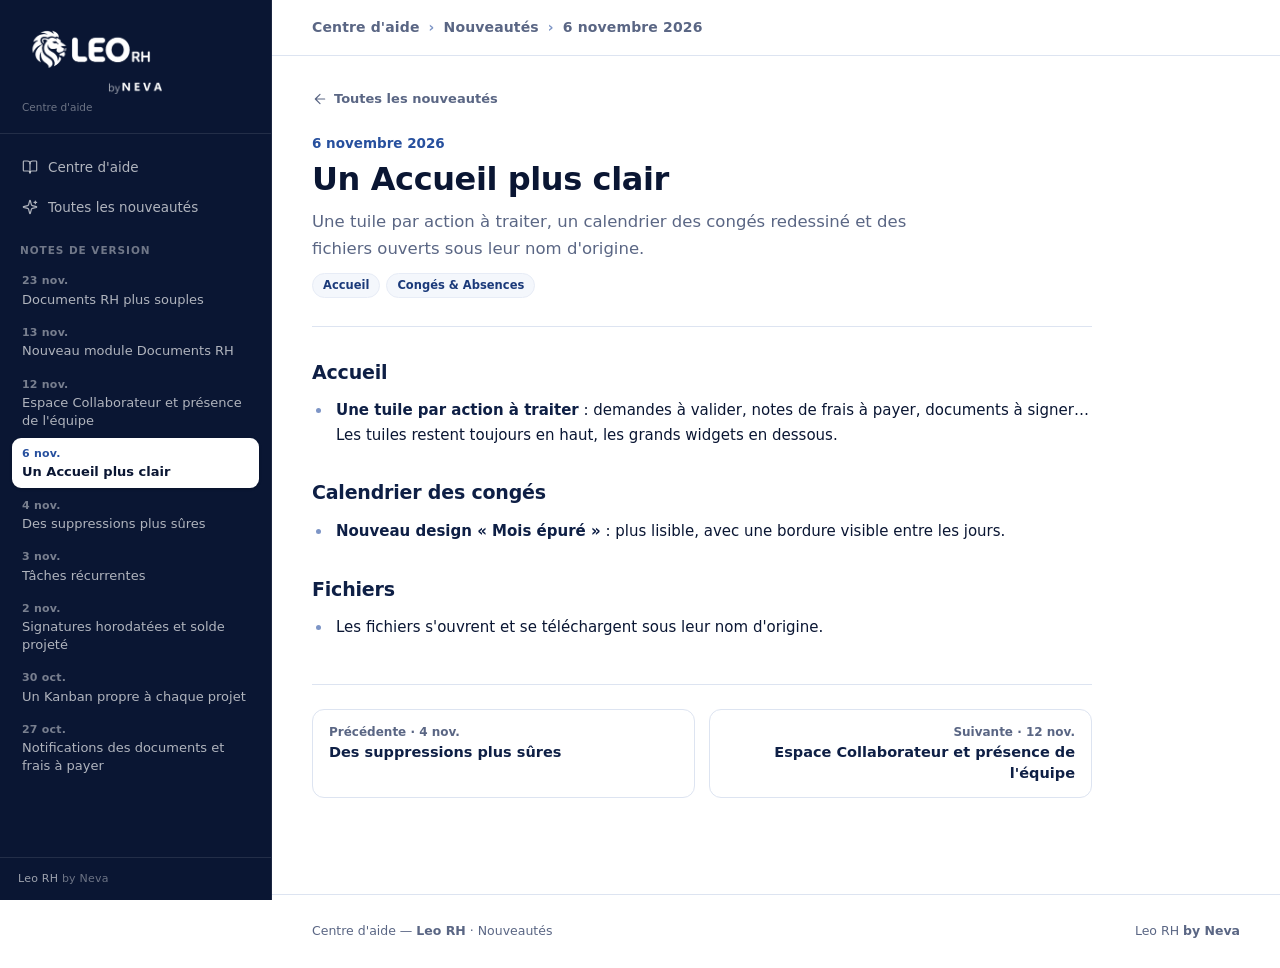
<file: nouveautes/2026-11-06/index.html>
<!DOCTYPE html>
<html lang="fr">
<head>
<meta charset="utf-8">
<meta name="viewport" content="width=device-width, initial-scale=1">
<title>Un Accueil plus clair — Nouveautés Leo RH</title>
<meta name="description" content="Une tuile par action à traiter, un calendrier des congés redessiné et des fichiers ouverts sous leur nom d'origine.">
<link rel="canonical" href="https://aide.leorh.com/nouveautes/2026-11-06/">
<link rel="stylesheet" href="../style.css">
</head>
<body>
<svg xmlns="http://www.w3.org/2000/svg" style="display:none" aria-hidden="true">
  <symbol id="i-sparkles" viewBox="0 0 24 24"><path d="M9.94 15.5A2 2 0 0 0 8.5 14.06l-6.13-1.58a.5.5 0 0 1 0-.96L8.5 9.94A2 2 0 0 0 9.94 8.5l1.58-6.13a.5.5 0 0 1 .96 0L14.06 8.5A2 2 0 0 0 15.5 9.94l6.13 1.58a.5.5 0 0 1 0 .96L15.5 14.06a2 2 0 0 0-1.44 1.44l-1.58 6.13a.5.5 0 0 1-.96 0z"/><path d="M20 3v4M22 5h-4"/></symbol>
  <symbol id="i-arrow-left" viewBox="0 0 24 24"><path d="m12 19-7-7 7-7M19 12H5"/></symbol>
  <symbol id="i-arrow-right" viewBox="0 0 24 24"><path d="M5 12h14M12 5l7 7-7 7"/></symbol>
  <symbol id="i-book" viewBox="0 0 24 24"><path d="M12 7v14"/><path d="M3 18a1 1 0 0 1-1-1V4a1 1 0 0 1 1-1h5a4 4 0 0 1 4 4 4 4 0 0 1 4-4h5a1 1 0 0 1 1 1v13a1 1 0 0 1-1 1h-6a3 3 0 0 0-3 3 3 3 0 0 0-3-3z"/></symbol>
</svg>
<aside class="sidebar">
  <div class="brand">
    <a href="../../"><img class="brand-logo" src="../logo.png" alt="Leo RH"></a>
    <div class="brand-sub">Centre d'aide</div>
  </div>
  <nav class="side-nav" aria-label="Nouveautés">
    <a class="retour" href="../../"><svg class="ico"><use href="#i-book"/></svg>Centre d'aide</a>
    <a class="tout" href="../"><svg class="ico"><use href="#i-sparkles"/></svg>Toutes les nouveautés</a>
    <div class="side-group">Notes de version</div>
    <div class="notes">
      <a href="../2026-11-23/"><span class="d">23 nov.</span><span class="t">Documents RH plus souples</span></a>
      <a href="../2026-11-13/"><span class="d">13 nov.</span><span class="t">Nouveau module Documents RH</span></a>
      <a href="../2026-11-12/"><span class="d">12 nov.</span><span class="t">Espace Collaborateur et présence de l'équipe</span></a>
      <a href="../2026-11-06/" class="active" aria-current="page"><span class="d">6 nov.</span><span class="t">Un Accueil plus clair</span></a>
      <a href="../2026-11-04/"><span class="d">4 nov.</span><span class="t">Des suppressions plus sûres</span></a>
      <a href="../2026-11-03/"><span class="d">3 nov.</span><span class="t">Tâches récurrentes</span></a>
      <a href="../2026-11-02/"><span class="d">2 nov.</span><span class="t">Signatures horodatées et solde projeté</span></a>
      <a href="../2026-10-30/"><span class="d">30 oct.</span><span class="t">Un Kanban propre à chaque projet</span></a>
      <a href="../2026-10-27/"><span class="d">27 oct.</span><span class="t">Notifications des documents et frais à payer</span></a>
    </div>
  </nav>
  <div class="side-foot">Leo RH <span>by Neva</span></div>
</aside>
<div class="main">
  <div class="topbar">
    <h2><a href="../../">Centre d'aide</a> <span>›</span> <a href="../">Nouveautés</a> <span>›</span> 6 novembre 2026</h2>
  </div>
  <div class="wrap">
    <article class="note">
      <a class="toutes" href="../"><svg class="ico"><use href="#i-arrow-left"/></svg>Toutes les nouveautés</a>
      <time datetime="2026-11-06">6 novembre 2026</time>
      <h1>Un Accueil plus clair</h1>
      <p class="lead">Une tuile par action à traiter, un calendrier des congés redessiné et des fichiers ouverts sous leur nom d'origine.</p>
      <div class="modules"><span>Accueil</span><span>Congés &amp; Absences</span></div>
      <div class="contenu">
<h2>Accueil</h2>
<ul><li><strong>Une tuile par action à traiter</strong> : demandes à valider, notes de frais à payer, documents à signer… Les tuiles restent toujours en haut, les grands widgets en dessous.</li></ul>
<h2>Calendrier des congés</h2>
<ul><li><strong>Nouveau design « Mois épuré »</strong> : plus lisible, avec une bordure visible entre les jours.</li></ul>
<h2>Fichiers</h2>
<ul><li>Les fichiers s'ouvrent et se téléchargent sous leur nom d'origine.</li></ul>
      </div>
    </article>
    <nav class="voisines" aria-label="Autres notes de version">
      <a class="prec" href="../2026-11-04/"><span>Précédente · 4 nov.</span>Des suppressions plus sûres</a>
      <a class="suiv" href="../2026-11-12/"><span>Suivante · 12 nov.</span>Espace Collaborateur et présence de l'équipe</a>
    </nav>
  </div>
</div>
<footer class="doc">
  <div>Centre d'aide — <strong>Leo RH</strong> · Nouveautés</div>
  <div>Leo RH <strong>by Neva</strong></div>
</footer>
</body>
</html>
</file>
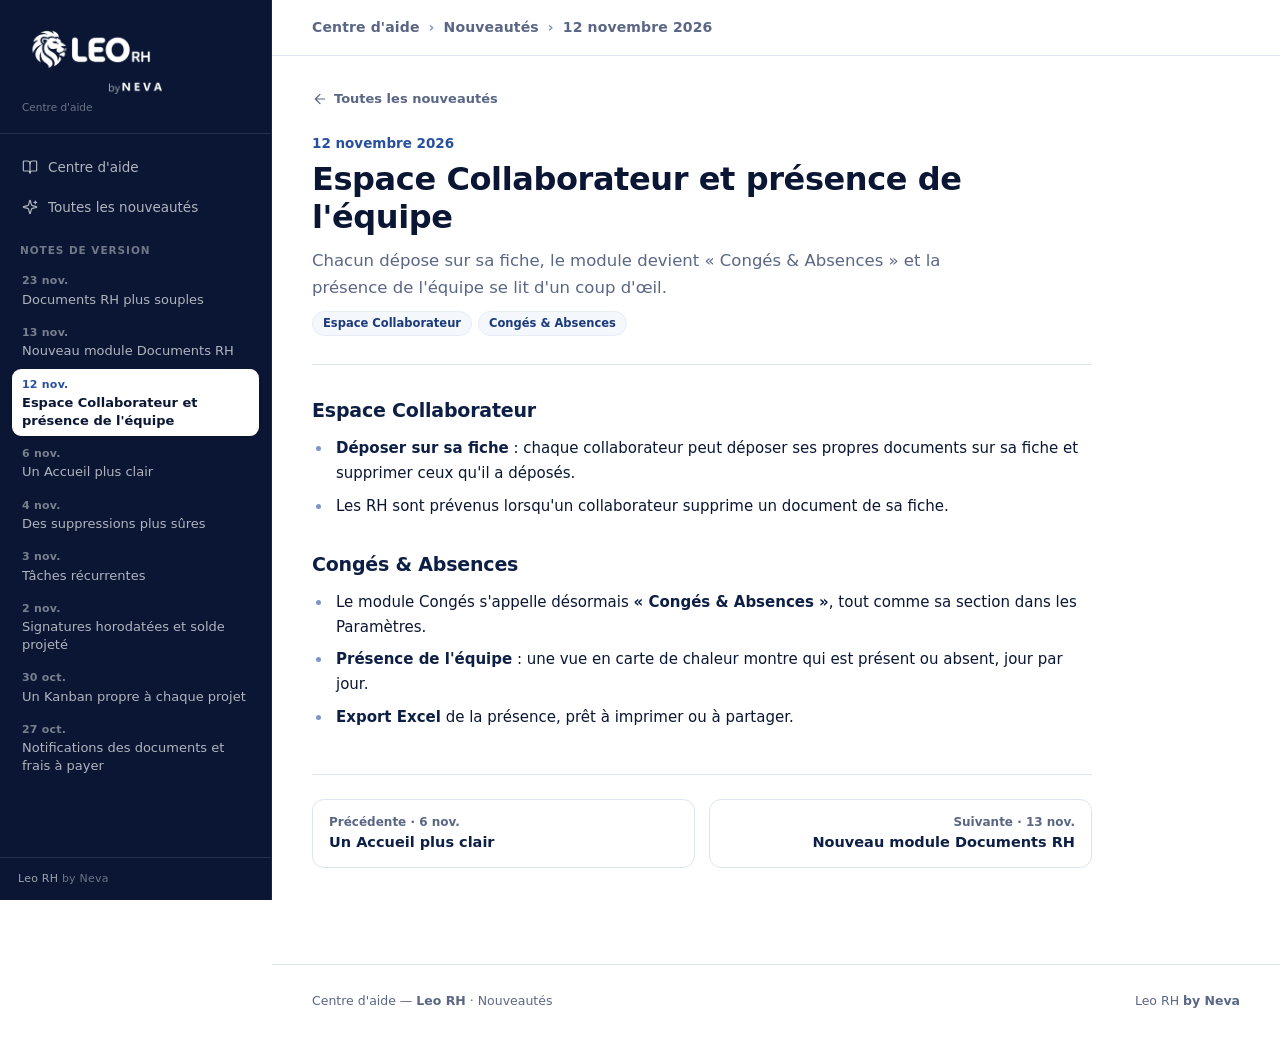
<file: nouveautes/2026-11-12/index.html>
<!DOCTYPE html>
<html lang="fr">
<head>
<meta charset="utf-8">
<meta name="viewport" content="width=device-width, initial-scale=1">
<title>Espace Collaborateur et présence de l'équipe — Nouveautés Leo RH</title>
<meta name="description" content="Chacun dépose sur sa fiche, le module devient « Congés &amp; Absences » et la présence de l'équipe se lit d'un coup d'œil.">
<link rel="canonical" href="https://aide.leorh.com/nouveautes/2026-11-12/">
<link rel="stylesheet" href="../style.css">
</head>
<body>
<svg xmlns="http://www.w3.org/2000/svg" style="display:none" aria-hidden="true">
  <symbol id="i-sparkles" viewBox="0 0 24 24"><path d="M9.94 15.5A2 2 0 0 0 8.5 14.06l-6.13-1.58a.5.5 0 0 1 0-.96L8.5 9.94A2 2 0 0 0 9.94 8.5l1.58-6.13a.5.5 0 0 1 .96 0L14.06 8.5A2 2 0 0 0 15.5 9.94l6.13 1.58a.5.5 0 0 1 0 .96L15.5 14.06a2 2 0 0 0-1.44 1.44l-1.58 6.13a.5.5 0 0 1-.96 0z"/><path d="M20 3v4M22 5h-4"/></symbol>
  <symbol id="i-arrow-left" viewBox="0 0 24 24"><path d="m12 19-7-7 7-7M19 12H5"/></symbol>
  <symbol id="i-arrow-right" viewBox="0 0 24 24"><path d="M5 12h14M12 5l7 7-7 7"/></symbol>
  <symbol id="i-book" viewBox="0 0 24 24"><path d="M12 7v14"/><path d="M3 18a1 1 0 0 1-1-1V4a1 1 0 0 1 1-1h5a4 4 0 0 1 4 4 4 4 0 0 1 4-4h5a1 1 0 0 1 1 1v13a1 1 0 0 1-1 1h-6a3 3 0 0 0-3 3 3 3 0 0 0-3-3z"/></symbol>
</svg>
<aside class="sidebar">
  <div class="brand">
    <a href="../../"><img class="brand-logo" src="../logo.png" alt="Leo RH"></a>
    <div class="brand-sub">Centre d'aide</div>
  </div>
  <nav class="side-nav" aria-label="Nouveautés">
    <a class="retour" href="../../"><svg class="ico"><use href="#i-book"/></svg>Centre d'aide</a>
    <a class="tout" href="../"><svg class="ico"><use href="#i-sparkles"/></svg>Toutes les nouveautés</a>
    <div class="side-group">Notes de version</div>
    <div class="notes">
      <a href="../2026-11-23/"><span class="d">23 nov.</span><span class="t">Documents RH plus souples</span></a>
      <a href="../2026-11-13/"><span class="d">13 nov.</span><span class="t">Nouveau module Documents RH</span></a>
      <a href="../2026-11-12/" class="active" aria-current="page"><span class="d">12 nov.</span><span class="t">Espace Collaborateur et présence de l'équipe</span></a>
      <a href="../2026-11-06/"><span class="d">6 nov.</span><span class="t">Un Accueil plus clair</span></a>
      <a href="../2026-11-04/"><span class="d">4 nov.</span><span class="t">Des suppressions plus sûres</span></a>
      <a href="../2026-11-03/"><span class="d">3 nov.</span><span class="t">Tâches récurrentes</span></a>
      <a href="../2026-11-02/"><span class="d">2 nov.</span><span class="t">Signatures horodatées et solde projeté</span></a>
      <a href="../2026-10-30/"><span class="d">30 oct.</span><span class="t">Un Kanban propre à chaque projet</span></a>
      <a href="../2026-10-27/"><span class="d">27 oct.</span><span class="t">Notifications des documents et frais à payer</span></a>
    </div>
  </nav>
  <div class="side-foot">Leo RH <span>by Neva</span></div>
</aside>
<div class="main">
  <div class="topbar">
    <h2><a href="../../">Centre d'aide</a> <span>›</span> <a href="../">Nouveautés</a> <span>›</span> 12 novembre 2026</h2>
  </div>
  <div class="wrap">
    <article class="note">
      <a class="toutes" href="../"><svg class="ico"><use href="#i-arrow-left"/></svg>Toutes les nouveautés</a>
      <time datetime="2026-11-12">12 novembre 2026</time>
      <h1>Espace Collaborateur et présence de l'équipe</h1>
      <p class="lead">Chacun dépose sur sa fiche, le module devient « Congés &amp; Absences » et la présence de l'équipe se lit d'un coup d'œil.</p>
      <div class="modules"><span>Espace Collaborateur</span><span>Congés &amp; Absences</span></div>
      <div class="contenu">
<h2>Espace Collaborateur</h2>
<ul><li><strong>Déposer sur sa fiche</strong> : chaque collaborateur peut déposer ses propres documents sur sa fiche et supprimer ceux qu'il a déposés.</li><li>Les RH sont prévenus lorsqu'un collaborateur supprime un document de sa fiche.</li></ul>
<h2>Congés &amp; Absences</h2>
<ul><li>Le module Congés s'appelle désormais <strong>« Congés &amp; Absences »</strong>, tout comme sa section dans les Paramètres.</li><li><strong>Présence de l'équipe</strong> : une vue en carte de chaleur montre qui est présent ou absent, jour par jour.</li><li><strong>Export Excel</strong> de la présence, prêt à imprimer ou à partager.</li></ul>
      </div>
    </article>
    <nav class="voisines" aria-label="Autres notes de version">
      <a class="prec" href="../2026-11-06/"><span>Précédente · 6 nov.</span>Un Accueil plus clair</a>
      <a class="suiv" href="../2026-11-13/"><span>Suivante · 13 nov.</span>Nouveau module Documents RH</a>
    </nav>
  </div>
</div>
<footer class="doc">
  <div>Centre d'aide — <strong>Leo RH</strong> · Nouveautés</div>
  <div>Leo RH <strong>by Neva</strong></div>
</footer>
</body>
</html>
</file>
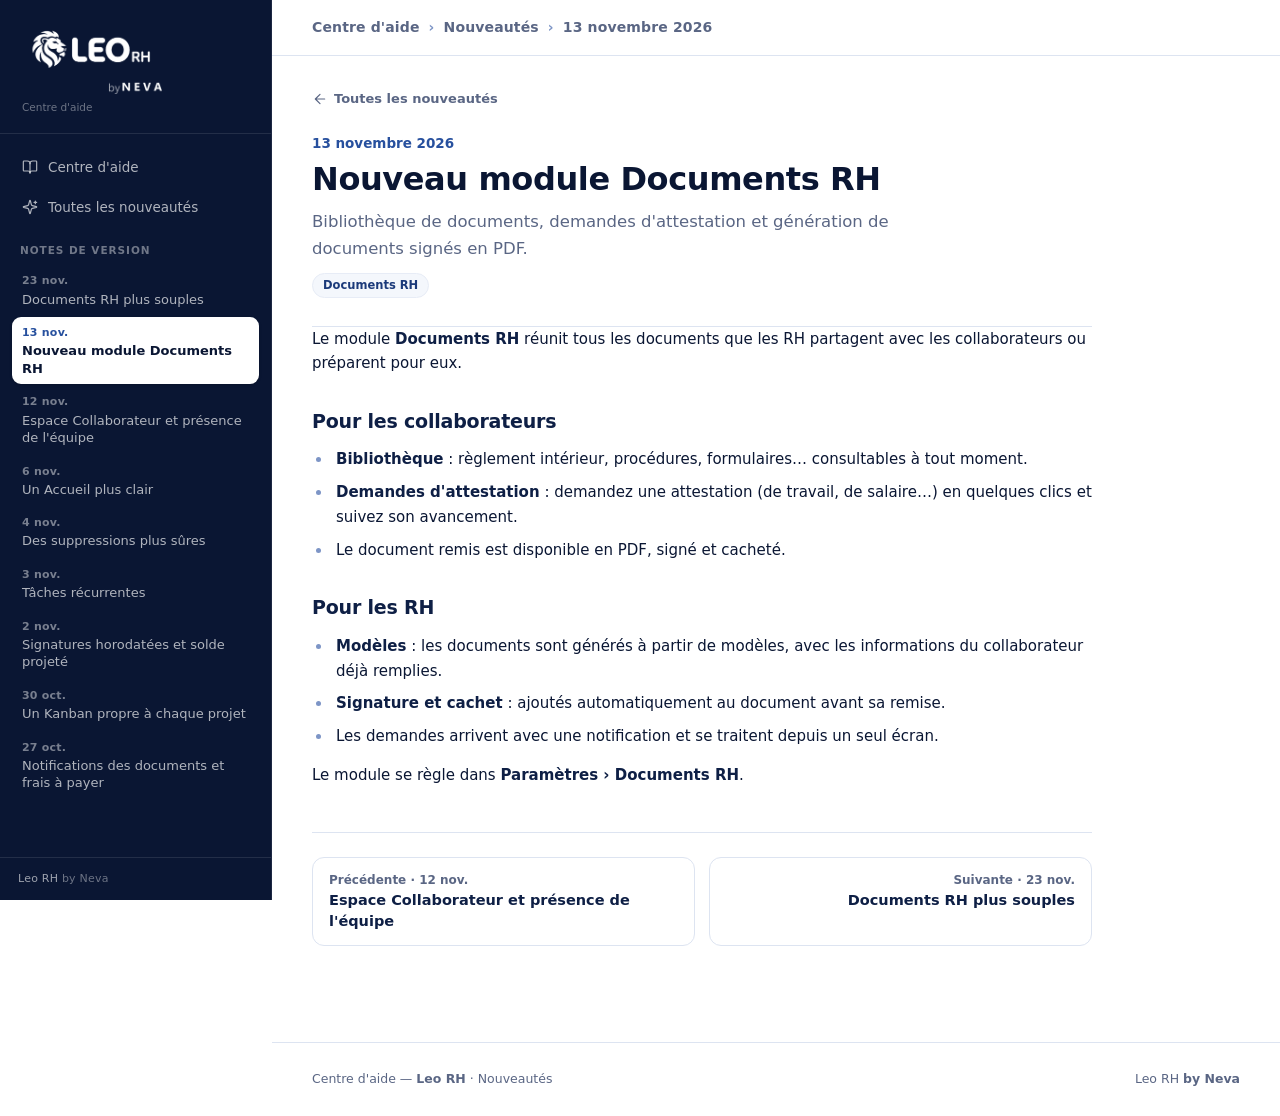
<file: nouveautes/2026-11-13/index.html>
<!DOCTYPE html>
<html lang="fr">
<head>
<meta charset="utf-8">
<meta name="viewport" content="width=device-width, initial-scale=1">
<title>Nouveau module Documents RH — Nouveautés Leo RH</title>
<meta name="description" content="Bibliothèque de documents, demandes d'attestation et génération de documents signés en PDF.">
<link rel="canonical" href="https://aide.leorh.com/nouveautes/2026-11-13/">
<link rel="stylesheet" href="../style.css">
</head>
<body>
<svg xmlns="http://www.w3.org/2000/svg" style="display:none" aria-hidden="true">
  <symbol id="i-sparkles" viewBox="0 0 24 24"><path d="M9.94 15.5A2 2 0 0 0 8.5 14.06l-6.13-1.58a.5.5 0 0 1 0-.96L8.5 9.94A2 2 0 0 0 9.94 8.5l1.58-6.13a.5.5 0 0 1 .96 0L14.06 8.5A2 2 0 0 0 15.5 9.94l6.13 1.58a.5.5 0 0 1 0 .96L15.5 14.06a2 2 0 0 0-1.44 1.44l-1.58 6.13a.5.5 0 0 1-.96 0z"/><path d="M20 3v4M22 5h-4"/></symbol>
  <symbol id="i-arrow-left" viewBox="0 0 24 24"><path d="m12 19-7-7 7-7M19 12H5"/></symbol>
  <symbol id="i-arrow-right" viewBox="0 0 24 24"><path d="M5 12h14M12 5l7 7-7 7"/></symbol>
  <symbol id="i-book" viewBox="0 0 24 24"><path d="M12 7v14"/><path d="M3 18a1 1 0 0 1-1-1V4a1 1 0 0 1 1-1h5a4 4 0 0 1 4 4 4 4 0 0 1 4-4h5a1 1 0 0 1 1 1v13a1 1 0 0 1-1 1h-6a3 3 0 0 0-3 3 3 3 0 0 0-3-3z"/></symbol>
</svg>
<aside class="sidebar">
  <div class="brand">
    <a href="../../"><img class="brand-logo" src="../logo.png" alt="Leo RH"></a>
    <div class="brand-sub">Centre d'aide</div>
  </div>
  <nav class="side-nav" aria-label="Nouveautés">
    <a class="retour" href="../../"><svg class="ico"><use href="#i-book"/></svg>Centre d'aide</a>
    <a class="tout" href="../"><svg class="ico"><use href="#i-sparkles"/></svg>Toutes les nouveautés</a>
    <div class="side-group">Notes de version</div>
    <div class="notes">
      <a href="../2026-11-23/"><span class="d">23 nov.</span><span class="t">Documents RH plus souples</span></a>
      <a href="../2026-11-13/" class="active" aria-current="page"><span class="d">13 nov.</span><span class="t">Nouveau module Documents RH</span></a>
      <a href="../2026-11-12/"><span class="d">12 nov.</span><span class="t">Espace Collaborateur et présence de l'équipe</span></a>
      <a href="../2026-11-06/"><span class="d">6 nov.</span><span class="t">Un Accueil plus clair</span></a>
      <a href="../2026-11-04/"><span class="d">4 nov.</span><span class="t">Des suppressions plus sûres</span></a>
      <a href="../2026-11-03/"><span class="d">3 nov.</span><span class="t">Tâches récurrentes</span></a>
      <a href="../2026-11-02/"><span class="d">2 nov.</span><span class="t">Signatures horodatées et solde projeté</span></a>
      <a href="../2026-10-30/"><span class="d">30 oct.</span><span class="t">Un Kanban propre à chaque projet</span></a>
      <a href="../2026-10-27/"><span class="d">27 oct.</span><span class="t">Notifications des documents et frais à payer</span></a>
    </div>
  </nav>
  <div class="side-foot">Leo RH <span>by Neva</span></div>
</aside>
<div class="main">
  <div class="topbar">
    <h2><a href="../../">Centre d'aide</a> <span>›</span> <a href="../">Nouveautés</a> <span>›</span> 13 novembre 2026</h2>
  </div>
  <div class="wrap">
    <article class="note">
      <a class="toutes" href="../"><svg class="ico"><use href="#i-arrow-left"/></svg>Toutes les nouveautés</a>
      <time datetime="2026-11-13">13 novembre 2026</time>
      <h1>Nouveau module Documents RH</h1>
      <p class="lead">Bibliothèque de documents, demandes d'attestation et génération de documents signés en PDF.</p>
      <div class="modules"><span>Documents RH</span></div>
      <div class="contenu">
<p>Le module <strong>Documents RH</strong> réunit tous les documents que les RH partagent avec les collaborateurs ou préparent pour eux.</p>
<h2>Pour les collaborateurs</h2>
<ul><li><strong>Bibliothèque</strong> : règlement intérieur, procédures, formulaires… consultables à tout moment.</li><li><strong>Demandes d'attestation</strong> : demandez une attestation (de travail, de salaire…) en quelques clics et suivez son avancement.</li><li>Le document remis est disponible en PDF, signé et cacheté.</li></ul>
<h2>Pour les RH</h2>
<ul><li><strong>Modèles</strong> : les documents sont générés à partir de modèles, avec les informations du collaborateur déjà remplies.</li><li><strong>Signature et cachet</strong> : ajoutés automatiquement au document avant sa remise.</li><li>Les demandes arrivent avec une notification et se traitent depuis un seul écran.</li></ul>
<p>Le module se règle dans <strong>Paramètres › Documents RH</strong>.</p>
      </div>
    </article>
    <nav class="voisines" aria-label="Autres notes de version">
      <a class="prec" href="../2026-11-12/"><span>Précédente · 12 nov.</span>Espace Collaborateur et présence de l'équipe</a>
      <a class="suiv" href="../2026-11-23/"><span>Suivante · 23 nov.</span>Documents RH plus souples</a>
    </nav>
  </div>
</div>
<footer class="doc">
  <div>Centre d'aide — <strong>Leo RH</strong> · Nouveautés</div>
  <div>Leo RH <strong>by Neva</strong></div>
</footer>
</body>
</html>
</file>
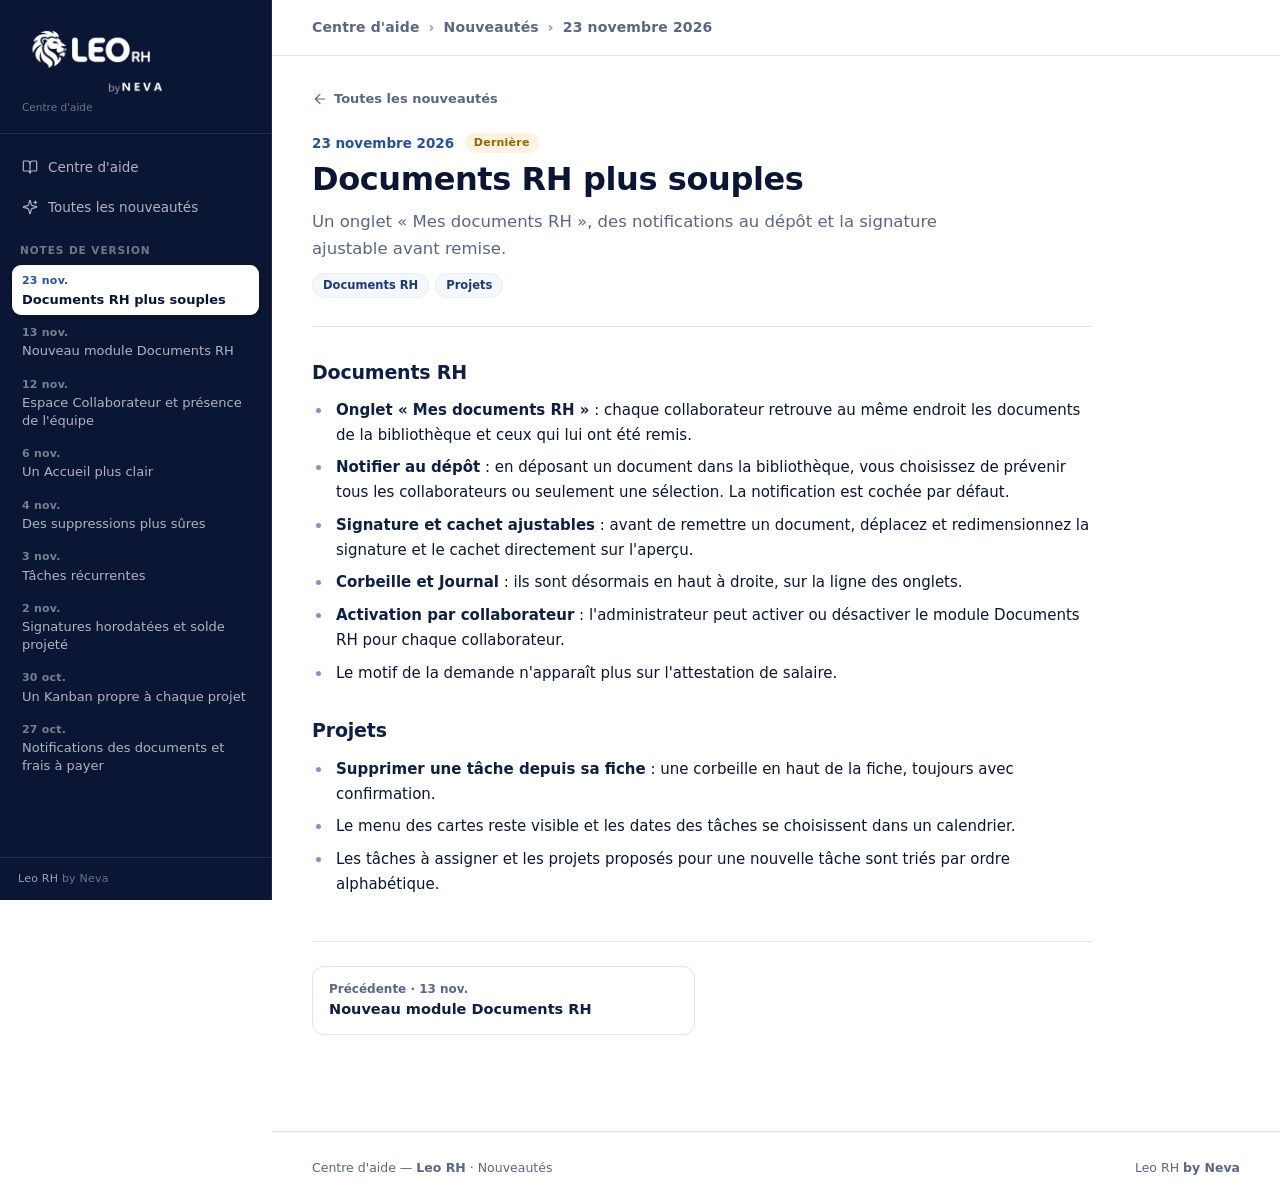
<file: nouveautes/2026-11-23/index.html>
<!DOCTYPE html>
<html lang="fr">
<head>
<meta charset="utf-8">
<meta name="viewport" content="width=device-width, initial-scale=1">
<title>Documents RH plus souples — Nouveautés Leo RH</title>
<meta name="description" content="Un onglet « Mes documents RH », des notifications au dépôt et la signature ajustable avant remise.">
<link rel="canonical" href="https://aide.leorh.com/nouveautes/2026-11-23/">
<link rel="stylesheet" href="../style.css">
</head>
<body>
<svg xmlns="http://www.w3.org/2000/svg" style="display:none" aria-hidden="true">
  <symbol id="i-sparkles" viewBox="0 0 24 24"><path d="M9.94 15.5A2 2 0 0 0 8.5 14.06l-6.13-1.58a.5.5 0 0 1 0-.96L8.5 9.94A2 2 0 0 0 9.94 8.5l1.58-6.13a.5.5 0 0 1 .96 0L14.06 8.5A2 2 0 0 0 15.5 9.94l6.13 1.58a.5.5 0 0 1 0 .96L15.5 14.06a2 2 0 0 0-1.44 1.44l-1.58 6.13a.5.5 0 0 1-.96 0z"/><path d="M20 3v4M22 5h-4"/></symbol>
  <symbol id="i-arrow-left" viewBox="0 0 24 24"><path d="m12 19-7-7 7-7M19 12H5"/></symbol>
  <symbol id="i-arrow-right" viewBox="0 0 24 24"><path d="M5 12h14M12 5l7 7-7 7"/></symbol>
  <symbol id="i-book" viewBox="0 0 24 24"><path d="M12 7v14"/><path d="M3 18a1 1 0 0 1-1-1V4a1 1 0 0 1 1-1h5a4 4 0 0 1 4 4 4 4 0 0 1 4-4h5a1 1 0 0 1 1 1v13a1 1 0 0 1-1 1h-6a3 3 0 0 0-3 3 3 3 0 0 0-3-3z"/></symbol>
</svg>
<aside class="sidebar">
  <div class="brand">
    <a href="../../"><img class="brand-logo" src="../logo.png" alt="Leo RH"></a>
    <div class="brand-sub">Centre d'aide</div>
  </div>
  <nav class="side-nav" aria-label="Nouveautés">
    <a class="retour" href="../../"><svg class="ico"><use href="#i-book"/></svg>Centre d'aide</a>
    <a class="tout" href="../"><svg class="ico"><use href="#i-sparkles"/></svg>Toutes les nouveautés</a>
    <div class="side-group">Notes de version</div>
    <div class="notes">
      <a href="../2026-11-23/" class="active" aria-current="page"><span class="d">23 nov.</span><span class="t">Documents RH plus souples</span></a>
      <a href="../2026-11-13/"><span class="d">13 nov.</span><span class="t">Nouveau module Documents RH</span></a>
      <a href="../2026-11-12/"><span class="d">12 nov.</span><span class="t">Espace Collaborateur et présence de l'équipe</span></a>
      <a href="../2026-11-06/"><span class="d">6 nov.</span><span class="t">Un Accueil plus clair</span></a>
      <a href="../2026-11-04/"><span class="d">4 nov.</span><span class="t">Des suppressions plus sûres</span></a>
      <a href="../2026-11-03/"><span class="d">3 nov.</span><span class="t">Tâches récurrentes</span></a>
      <a href="../2026-11-02/"><span class="d">2 nov.</span><span class="t">Signatures horodatées et solde projeté</span></a>
      <a href="../2026-10-30/"><span class="d">30 oct.</span><span class="t">Un Kanban propre à chaque projet</span></a>
      <a href="../2026-10-27/"><span class="d">27 oct.</span><span class="t">Notifications des documents et frais à payer</span></a>
    </div>
  </nav>
  <div class="side-foot">Leo RH <span>by Neva</span></div>
</aside>
<div class="main">
  <div class="topbar">
    <h2><a href="../../">Centre d'aide</a> <span>›</span> <a href="../">Nouveautés</a> <span>›</span> 23 novembre 2026</h2>
  </div>
  <div class="wrap">
    <article class="note">
      <a class="toutes" href="../"><svg class="ico"><use href="#i-arrow-left"/></svg>Toutes les nouveautés</a>
      <time datetime="2026-11-23">23 novembre 2026 <span class="nouveau">Dernière</span></time>
      <h1>Documents RH plus souples</h1>
      <p class="lead">Un onglet « Mes documents RH », des notifications au dépôt et la signature ajustable avant remise.</p>
      <div class="modules"><span>Documents RH</span><span>Projets</span></div>
      <div class="contenu">
<h2>Documents RH</h2>
<ul><li><strong>Onglet « Mes documents RH »</strong> : chaque collaborateur retrouve au même endroit les documents de la bibliothèque et ceux qui lui ont été remis.</li><li><strong>Notifier au dépôt</strong> : en déposant un document dans la bibliothèque, vous choisissez de prévenir tous les collaborateurs ou seulement une sélection. La notification est cochée par défaut.</li><li><strong>Signature et cachet ajustables</strong> : avant de remettre un document, déplacez et redimensionnez la signature et le cachet directement sur l'aperçu.</li><li><strong>Corbeille et Journal</strong> : ils sont désormais en haut à droite, sur la ligne des onglets.</li><li><strong>Activation par collaborateur</strong> : l'administrateur peut activer ou désactiver le module Documents RH pour chaque collaborateur.</li><li>Le motif de la demande n'apparaît plus sur l'attestation de salaire.</li></ul>
<h2>Projets</h2>
<ul><li><strong>Supprimer une tâche depuis sa fiche</strong> : une corbeille en haut de la fiche, toujours avec confirmation.</li><li>Le menu des cartes reste visible et les dates des tâches se choisissent dans un calendrier.</li><li>Les tâches à assigner et les projets proposés pour une nouvelle tâche sont triés par ordre alphabétique.</li></ul>
      </div>
    </article>
    <nav class="voisines" aria-label="Autres notes de version">
      <a class="prec" href="../2026-11-13/"><span>Précédente · 13 nov.</span>Nouveau module Documents RH</a>
      <span></span>
    </nav>
  </div>
</div>
<footer class="doc">
  <div>Centre d'aide — <strong>Leo RH</strong> · Nouveautés</div>
  <div>Leo RH <strong>by Neva</strong></div>
</footer>
</body>
</html>
</file>
<file: nouveautes/style.css>
/* Rubrique « Nouveautés » — mêmes couleurs et mêmes repères que le centre d'aide (index.html). */
:root{
  --navy-900:#0A1633; --navy-800:#0E1F45; --navy-700:#132A5C; --navy-600:#1B3A7A;
  --navy-500:#27509E; --navy-300:#7D95C6; --navy-100:#E7ECF6; --navy-50:#F4F7FC;
  --white:#FFFFFF; --ink:#0A1633; --muted:#5A6684; --line:#DDE4F1;
  --warn:#9A6300; --warn-bg:#FDF3E0;
  --radius:12px; --sidebar:272px;
}
*{box-sizing:border-box;}
body{
  margin:0;font-family:"Inter","Segoe UI",system-ui,-apple-system,"Helvetica Neue",Arial,sans-serif;
  color:var(--ink);background:var(--white);-webkit-font-smoothing:antialiased;font-size:15px;line-height:1.65;
}
a{color:var(--navy-500);}
.ico{width:16px;height:16px;flex:0 0 16px;fill:none;stroke:currentColor;stroke-width:1.8;stroke-linecap:round;stroke-linejoin:round;}

/* Barre latérale */
.sidebar{position:fixed;top:0;left:0;bottom:0;width:var(--sidebar);background:var(--navy-900);color:#fff;display:flex;flex-direction:column;border-right:1px solid rgba(255,255,255,.08);z-index:20;}
.brand{display:flex;flex-direction:column;gap:2px;padding:18px 20px 16px;border-bottom:1px solid rgba(255,255,255,.1);}
.brand-logo{width:142px;height:auto;display:block;}
.brand-sub{font-size:10.5px;color:rgba(255,255,255,.4);padding-left:2px;margin-top:3px;}
.side-nav{flex:1;overflow-y:auto;padding:14px 12px;scrollbar-width:thin;scrollbar-color:rgba(255,255,255,.16) transparent;}
.side-group{font-size:10.5px;text-transform:uppercase;letter-spacing:.09em;color:rgba(255,255,255,.42);margin:16px 8px 6px;font-weight:600;}
.side-nav a{display:flex;align-items:center;gap:10px;padding:8px 10px;margin-bottom:2px;border-radius:9px;color:rgba(255,255,255,.68);text-decoration:none;font-size:13.5px;font-weight:500;transition:background .15s,color .15s;}
.side-nav a:hover{background:rgba(255,255,255,.09);color:#fff;}
.side-nav a.active{background:#fff;color:var(--navy-900);font-weight:600;box-shadow:0 1px 3px rgba(0,0,0,.18);}
.side-nav a.active .ico{stroke:var(--navy-600);}
.side-nav .notes a{flex-direction:column;align-items:flex-start;gap:0;padding:7px 10px;}
.side-nav .notes .d{font-size:11px;color:rgba(255,255,255,.45);font-weight:600;letter-spacing:.02em;}
.side-nav .notes a.active .d{color:var(--navy-500);}
.side-nav .notes .t{font-size:13px;line-height:1.35;}
.side-foot{padding:12px 18px;border-top:1px solid rgba(255,255,255,.1);font-size:11px;color:rgba(255,255,255,.6);letter-spacing:.02em;}
.side-foot span{color:rgba(255,255,255,.4);}

/* Mise en page */
.main{margin-left:var(--sidebar);}
.topbar{position:sticky;top:0;z-index:15;background:rgba(255,255,255,.92);backdrop-filter:blur(8px);border-bottom:1px solid var(--line);padding:16px 40px;}
.topbar h2{margin:0;font-size:14px;font-weight:600;color:var(--muted);letter-spacing:.01em;}
.topbar h2 a{color:var(--muted);text-decoration:none;}
.topbar h2 a:hover{color:var(--navy-600);text-decoration:underline;}
.topbar h2 span{color:var(--navy-300);margin:0 4px;}
.wrap{max-width:860px;padding:0 40px 96px;}
footer.doc{margin-left:var(--sidebar);border-top:1px solid var(--line);padding:26px 40px;color:var(--muted);font-size:12.5px;display:flex;justify-content:space-between;gap:16px;flex-wrap:wrap;}

/* En-tête de la liste */
.hero{background:linear-gradient(135deg,var(--navy-900) 0%,var(--navy-700) 60%,var(--navy-600) 100%);color:#fff;border-radius:16px;padding:40px 44px 42px;margin:32px 0 32px;position:relative;overflow:hidden;}
.hero:after{content:"";position:absolute;right:-70px;top:-70px;width:260px;height:260px;border-radius:50%;background:rgba(255,255,255,.06);}
.sur-titre{display:inline-flex;align-items:center;gap:8px;font-size:12px;font-weight:600;letter-spacing:.08em;text-transform:uppercase;color:rgba(255,255,255,.7);}
.hero h1{margin:12px 0 10px;font-size:34px;line-height:1.15;letter-spacing:-.4px;font-weight:600;}
.hero p{margin:0;max-width:56ch;color:rgba(255,255,255,.82);font-size:16px;}

/* Liste des notes */
.releases{list-style:none;margin:0;padding:0;position:relative;}
.releases:before{content:"";position:absolute;left:7px;top:14px;bottom:14px;width:2px;background:var(--navy-100);}
.releases li{position:relative;padding-left:32px;margin-bottom:14px;}
.releases li:before{content:"";position:absolute;left:1px;top:24px;width:14px;height:14px;border-radius:50%;background:#fff;border:3px solid var(--navy-300);}
.releases li:first-child:before{border-color:var(--navy-600);background:var(--navy-600);box-shadow:0 0 0 4px var(--navy-100);}
.release{display:grid;grid-template-columns:150px 1fr 20px;gap:18px;align-items:start;padding:18px 20px;border:1px solid var(--line);border-radius:var(--radius);text-decoration:none;color:inherit;transition:border-color .15s, box-shadow .15s, transform .15s;}
.release:hover{border-color:var(--navy-300);box-shadow:0 6px 18px rgba(10,22,51,.08);transform:translateY(-1px);}
.release time{font-size:13px;font-weight:600;color:var(--navy-500);padding-top:2px;}
.release h2{margin:0 0 4px;font-size:17px;line-height:1.35;font-weight:700;letter-spacing:-.2px;color:var(--navy-800);}
.release p{margin:0;color:var(--muted);font-size:14.5px;}
.release .fleche{width:18px;height:18px;margin-top:4px;fill:none;stroke:var(--navy-300);stroke-width:2;stroke-linecap:round;stroke-linejoin:round;transition:stroke .15s, transform .15s;}
.release:hover .fleche{stroke:var(--navy-600);transform:translateX(3px);}
.nouveau{display:inline-block;vertical-align:2px;margin-left:6px;font-size:11px;font-weight:700;letter-spacing:.02em;color:var(--warn);background:var(--warn-bg);border-radius:999px;padding:1px 9px;}
.modules{display:flex;flex-wrap:wrap;gap:6px;margin-top:10px;}
.modules span{font-size:11.5px;font-weight:600;color:var(--navy-600);background:var(--navy-50);border:1px solid var(--navy-100);border-radius:999px;padding:2px 10px;}

/* Page d'une note */
.note{padding-top:32px;}
.toutes{display:inline-flex;align-items:center;gap:6px;font-size:13px;font-weight:600;text-decoration:none;color:var(--muted);margin-bottom:22px;}
.toutes:hover{color:var(--navy-600);}
.note time{display:block;font-size:13.5px;font-weight:600;color:var(--navy-500);}
.note h1{margin:6px 0 10px;font-size:32px;line-height:1.2;letter-spacing:-.4px;font-weight:700;color:var(--navy-900);}
.note .lead{color:var(--muted);font-size:16.5px;margin:0;max-width:62ch;}
.contenu{margin-top:28px;border-top:1px solid var(--line);}
.contenu h2{font-size:19px;font-weight:700;letter-spacing:-.2px;margin:30px 0 10px;color:var(--navy-800);}
.contenu h3{font-size:16px;font-weight:700;margin:22px 0 8px;color:var(--navy-800);}
.contenu p{margin:0 0 12px;}
.contenu ul{margin:0 0 14px;padding-left:20px;}
.contenu li{margin-bottom:8px;padding-left:4px;}
.contenu li::marker{color:var(--navy-300);}
.contenu strong{color:var(--navy-800);}
.voisines{display:grid;grid-template-columns:1fr 1fr;gap:14px;margin-top:44px;padding-top:24px;border-top:1px solid var(--line);}
.voisines a{display:block;padding:14px 16px;border:1px solid var(--line);border-radius:var(--radius);text-decoration:none;color:var(--navy-800);font-weight:600;font-size:14.5px;line-height:1.4;transition:border-color .15s;}
.voisines a:hover{border-color:var(--navy-300);}
.voisines a span{display:block;font-size:12px;font-weight:600;color:var(--muted);margin-bottom:2px;}
.voisines .suiv{text-align:right;}

@media(max-width:1000px){
  .sidebar{position:static;width:auto;height:auto;}
  .side-nav .notes{display:none;}
  .side-nav .side-group{display:none;}
  .main,footer.doc{margin-left:0;}
  .wrap,.topbar{padding-left:22px;padding-right:22px;}
  .hero{padding:30px 26px;}
  .hero h1{font-size:28px;}
}
@media(max-width:640px){
  .release{grid-template-columns:1fr;gap:4px;}
  .release .fleche{display:none;}
  .voisines{grid-template-columns:1fr;}
  .note h1{font-size:26px;}
}
@media print{
  .sidebar,.topbar,.voisines{display:none;}
  .main,footer.doc{margin-left:0;}
}
</file>
